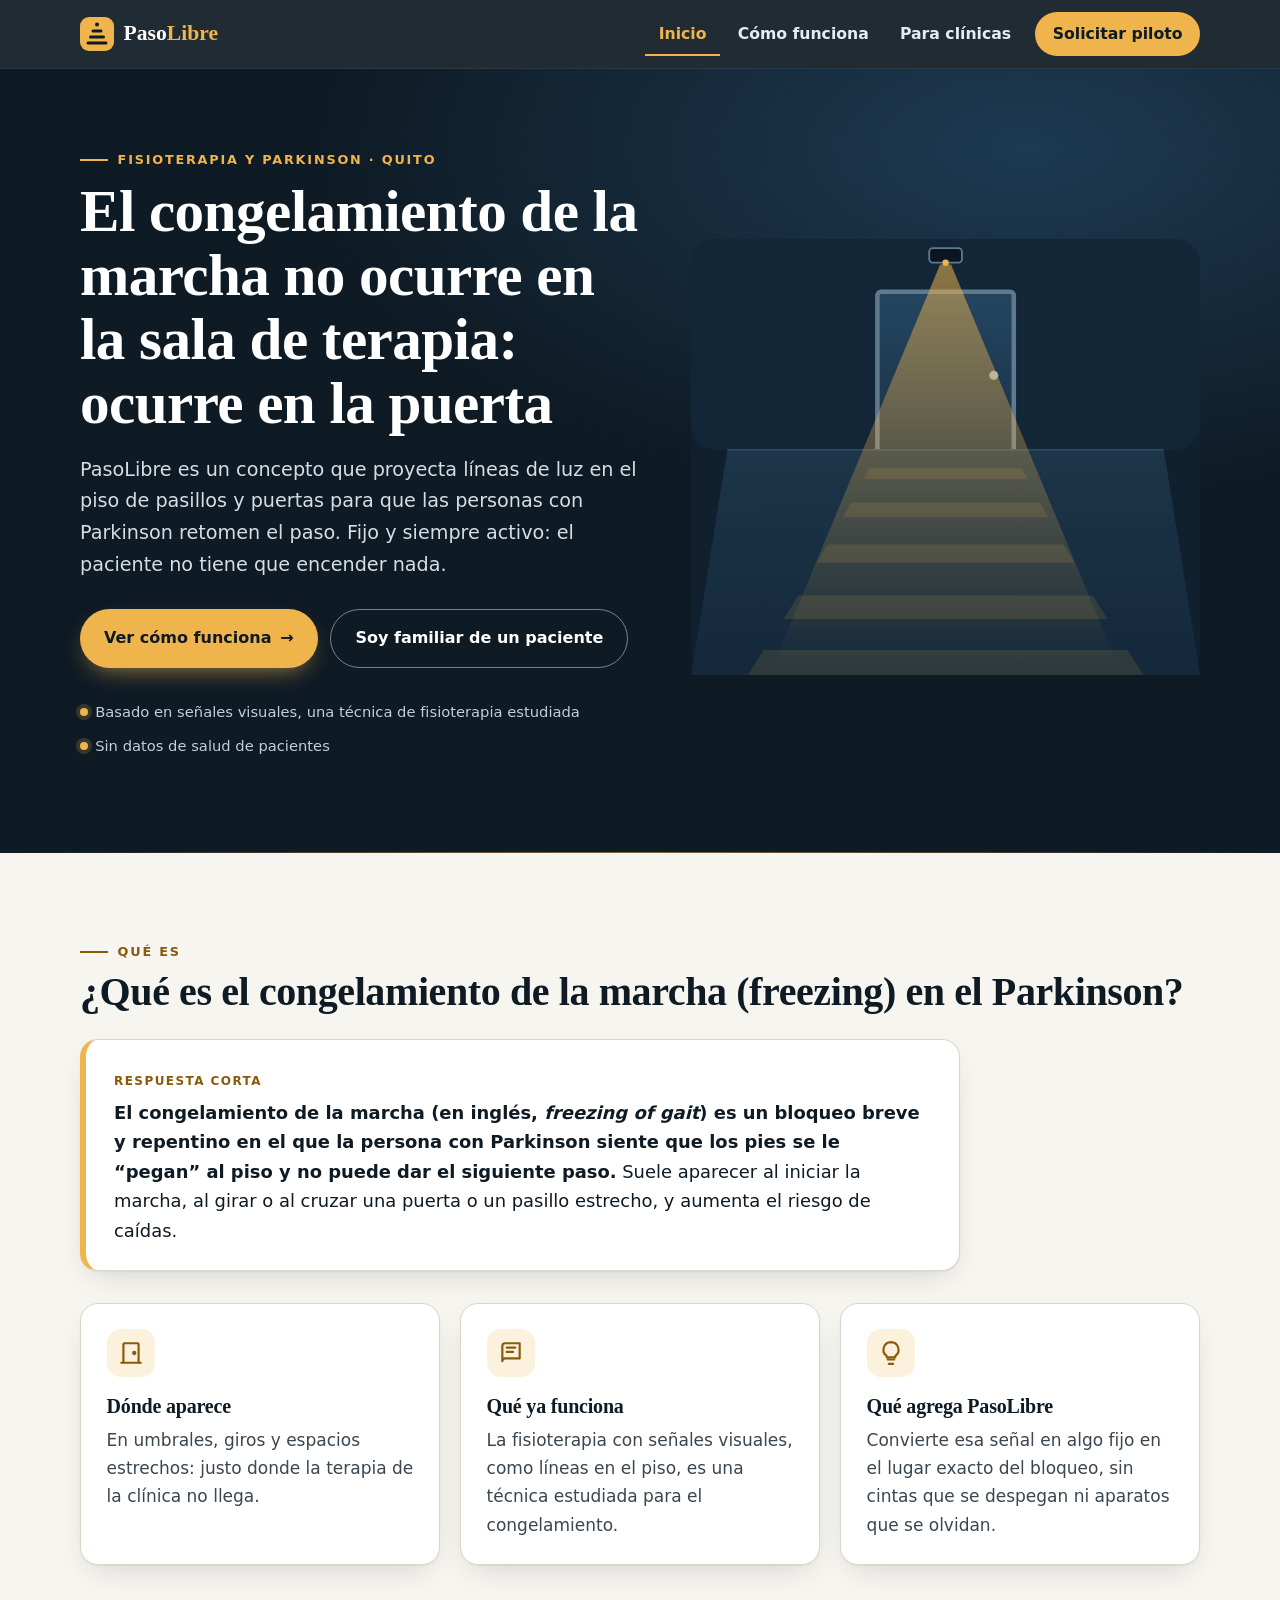
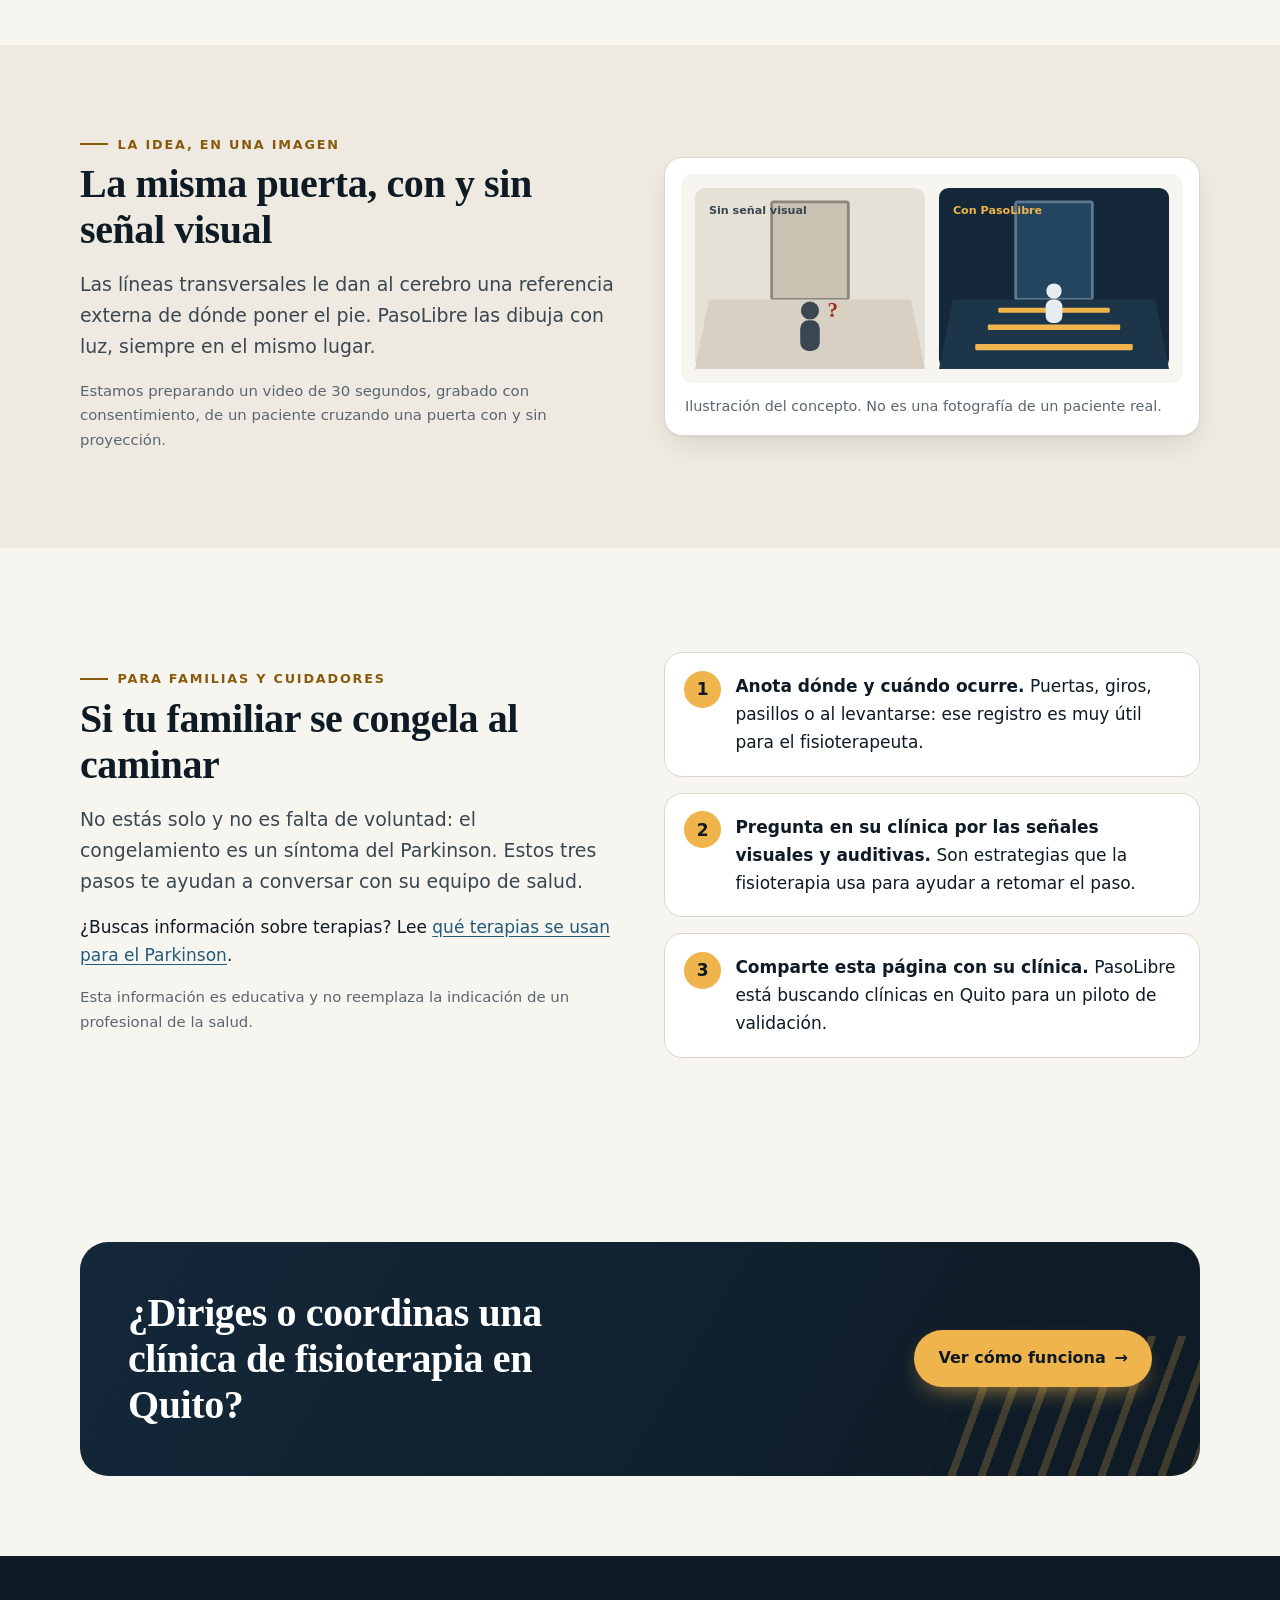
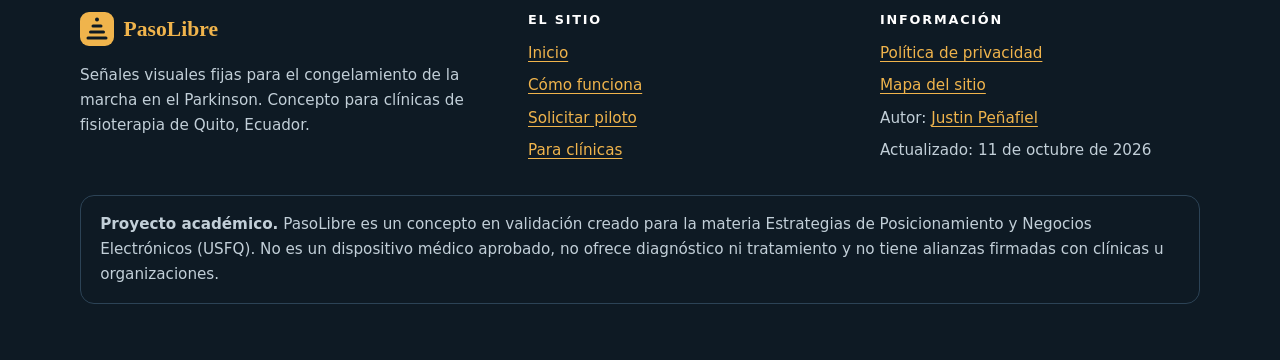
<file: index.html>
<!doctype html>
<html lang="es-EC">
<head>
<meta charset="utf-8">
<meta name="viewport" content="width=device-width, initial-scale=1">
<title>Congelamiento de la marcha en Parkinson (freezing) | PasoLibre</title>
<meta name="description" content="Qué es el congelamiento de la marcha (freezing) en el Parkinson y cómo PasoLibre proyecta líneas de luz en el piso para ayudar. Concepto para clínicas de Quito.">
<meta name="robots" content="index, follow">
<meta name="author" content="Justin Peñafiel">
<meta name="theme-color" content="#0E1A24">
<link rel="canonical" href="https://justinmate0.github.io/pasolibre/">
<meta property="og:url" content="https://justinmate0.github.io/pasolibre/">
<link rel="icon" href="favicon.svg" type="image/svg+xml">
<meta property="og:type" content="website">
<meta property="og:locale" content="es_EC">
<meta property="og:site_name" content="PasoLibre">
<meta property="og:title" content="Congelamiento de la marcha en Parkinson (freezing) | PasoLibre">
<meta property="og:description" content="Qué es el congelamiento de la marcha (freezing) en el Parkinson y cómo PasoLibre proyecta líneas de luz en el piso para ayudar. Concepto para clínicas de Quito.">
<meta name="twitter:card" content="summary">
<link rel="stylesheet" href="styles.css">
<script src="app.js" defer></script>
<script type="application/ld+json">{"@context": "https://schema.org", "@type": "Organization", "name": "PasoLibre", "url": "https://justinmate0.github.io/pasolibre/", "logo": "https://justinmate0.github.io/pasolibre/favicon.svg", "description": "Concepto académico de un sistema que proyecta señales visuales en el piso para ayudar a personas con Parkinson que se congelan al caminar.", "areaServed": {"@type": "City", "name": "Quito"}, "founder": {"@type": "Person", "name": "Justin Peñafiel", "url": "https://github.com/Justinmate0"}}</script>
<script type="application/ld+json">{"@context": "https://schema.org", "@type": "WebSite", "name": "PasoLibre", "url": "https://justinmate0.github.io/pasolibre/", "inLanguage": "es-EC"}</script>
</head>
<body>
<a class="skip" href="#contenido">Saltar al contenido</a>
<header class="site-h"><div class="wrap">
<a class="brand" href="index.html" aria-label="PasoLibre, ir al inicio"><svg width="34" height="34" viewBox="0 0 34 34" aria-hidden="true"><rect width="34" height="34" rx="9" fill="#F0B44C"/><path d="M8 26h18M10.5 20h13M13 14h8" stroke="#0E1A24" stroke-width="3" stroke-linecap="round"/><circle cx="17" cy="7.5" r="2" fill="#0E1A24"/></svg><span>Paso<b>Libre</b></span></a>
<button class="menu-btn" type="button" aria-expanded="false" aria-controls="menu">Menú</button>
<nav class="nav" id="menu" aria-label="Principal"><ul><li><a href="index.html" aria-current="page">Inicio</a></li><li><a href="como-funciona.html">Cómo funciona</a></li><li><a href="para-clinicas.html">Para clínicas</a></li><li class="cta"><a href="solicitar-piloto.html">Solicitar piloto</a></li></ul></nav>
</div></header>

<main id="contenido">

<section class="hero"><div class="wrap hero-grid">
<div>
<p class="eyebrow">Fisioterapia y Parkinson · Quito</p>
<h1>El congelamiento de la marcha no ocurre en la sala de terapia: ocurre en la puerta</h1>
<p class="sub">PasoLibre es un concepto que proyecta líneas de luz en el piso de pasillos y puertas para que las personas con Parkinson retomen el paso. Fijo y siempre activo: el paciente no tiene que encender nada.</p>
<div class="btns"><a class="btn" href="como-funciona.html">Ver cómo funciona <span class="arr" aria-hidden="true">→</span></a><a class="btn ghost" href="#familias">Soy familiar de un paciente</a></div>
<ul class="trust"><li>Basado en señales visuales, una técnica de fisioterapia estudiada</li><li>Sin datos de salud de pacientes</li></ul>
</div>
<div><svg class="hero-art" viewBox="0 0 560 480" width="560" height="480" role="img" aria-labelledby="ha-t">
<title id="ha-t">Animación: un proyector en el techo enciende, una por una, líneas de luz en el piso frente a una puerta, y aparecen las huellas de los pasos</title>
<defs>
<linearGradient id="g-cone" x1="0" y1="0" x2="0" y2="1"><stop offset="0" stop-color="#F0B44C" stop-opacity=".55"/><stop offset="1" stop-color="#F0B44C" stop-opacity="0"/></linearGradient>
<linearGradient id="g-floor" x1="0" y1="0" x2="0" y2="1"><stop offset="0" stop-color="#1C3549"/><stop offset="1" stop-color="#14283A"/></linearGradient>
<linearGradient id="g-door" x1="0" y1="0" x2="0" y2="1"><stop offset="0" stop-color="#244560"/><stop offset="1" stop-color="#1A3247"/></linearGradient>
</defs>
<rect x="0" y="0" width="560" height="480" rx="28" fill="#10202E"/>
<rect x="0" y="0" width="560" height="232" rx="28" fill="#132637"/>
<rect x="205" y="58" width="150" height="176" rx="4" fill="url(#g-door)" stroke="#5E7A8F" stroke-width="5"/>
<circle cx="333" cy="150" r="5" fill="#9FB3C2"/>
<polygon points="40,232 520,232 560,480 0,480" fill="url(#g-floor)"/>
<line x1="40" y1="232" x2="520" y2="232" stroke="#2B4A62" stroke-width="2"/>
<rect x="262" y="10" width="36" height="16" rx="4" fill="#0B1620" stroke="#5E7A8F" stroke-width="2"/>
<circle class="led" cx="280" cy="26" r="3.5" fill="#F0B44C"/>
<polygon class="cone" points="274,28 286,28 470,470 90,470" fill="url(#g-cone)"/>
<g fill="#F0B44C">
<polygon class="beam" points="196,252 364,252 370,264 190,264"/>
<polygon class="beam" points="176,290 384,290 393,306 167,306"/>
<polygon class="beam" points="150,336 410,336 422,356 138,356"/>
<polygon class="beam" points="118,392 442,392 458,418 102,418"/>
<polygon class="beam" points="80,452 480,452 498,480 62,480"/>
</g>
<g fill="#E6ECF0">
<ellipse class="step s4" cx="258" cy="440" rx="14" ry="7"/>
<ellipse class="step s3" cx="302" cy="376" rx="12" ry="6"/>
<ellipse class="step s2" cx="262" cy="322" rx="10" ry="5"/>
<ellipse class="step" cx="296" cy="276" rx="8" ry="4"/>
</g>
</svg></div>
</div></section>

<section><div class="wrap">
<p class="eyebrow rv">Qué es</p>
<h2 class="rv">¿Qué es el congelamiento de la marcha (freezing) en el Parkinson?</h2>
<div class="answer rv"><span class="tag">Respuesta corta</span><p style="margin:0"><strong>El congelamiento de la marcha (en inglés, <em>freezing of gait</em>) es un bloqueo breve y repentino en el que la persona con Parkinson siente que los pies se le “pegan” al piso y no puede dar el siguiente paso.</strong> Suele aparecer al iniciar la marcha, al girar o al cruzar una puerta o un pasillo estrecho, y aumenta el riesgo de caídas.</p></div>
<div class="grid">
<div class="card rv"><div class="ico" aria-hidden="true"><svg width="26" height="26" viewBox="0 0 24 24" fill="none" stroke="currentColor" stroke-width="2" stroke-linecap="round" stroke-linejoin="round"><path d="M5 21V4a1 1 0 0 1 1-1h12a1 1 0 0 1 1 1v17"/><path d="M3 21h18"/><circle cx="15" cy="12" r="1"/></svg></div><h3>Dónde aparece</h3><p>En umbrales, giros y espacios estrechos: justo donde la terapia de la clínica no llega.</p></div>
<div class="card rv d1"><div class="ico" aria-hidden="true"><svg width="26" height="26" viewBox="0 0 24 24" fill="none" stroke="currentColor" stroke-width="2" stroke-linecap="round" stroke-linejoin="round"><path d="M4 19.5A2.5 2.5 0 0 1 6.5 17H20V3H6.5A2.5 2.5 0 0 0 4 5.5z"/><path d="M8 7h8M8 11h6"/></svg></div><h3>Qué ya funciona</h3><p>La fisioterapia con señales visuales, como líneas en el piso, es una técnica estudiada para el congelamiento.</p></div>
<div class="card rv d2"><div class="ico" aria-hidden="true"><svg width="26" height="26" viewBox="0 0 24 24" fill="none" stroke="currentColor" stroke-width="2" stroke-linecap="round" stroke-linejoin="round"><path d="M9 18h6M10 22h4"/><path d="M12 2a7 7 0 0 0-4 12.7V16h8v-1.3A7 7 0 0 0 12 2z"/></svg></div><h3>Qué agrega PasoLibre</h3><p>Convierte esa señal en algo fijo en el lugar exacto del bloqueo, sin cintas que se despegan ni aparatos que se olvidan.</p></div>
</div>
</div></section>

<section class="tint"><div class="wrap split">
<div class="rv">
<p class="eyebrow">La idea, en una imagen</p>
<h2>La misma puerta, con y sin señal visual</h2>
<p class="lead">Las líneas transversales le dan al cerebro una referencia externa de dónde poner el pie. PasoLibre las dibuja con luz, siempre en el mismo lugar.</p>
<p class="note">Estamos preparando un video de 30 segundos, grabado con consentimiento, de un paciente cruzando una puerta con y sin proyección.</p>
</div>
<figure class="figure rv d1"><img src="lineas-proyectadas.svg" width="720" height="300" alt="Comparación: a la izquierda una persona con Parkinson se detiene frente a una puerta sin señales; a la derecha la misma puerta con líneas de luz proyectadas en el piso" loading="lazy"><figcaption>Ilustración del concepto. No es una fotografía de un paciente real.</figcaption></figure>
</div></section>

<section id="familias"><div class="wrap split">
<div class="rv">
<p class="eyebrow">Para familias y cuidadores</p>
<h2>Si tu familiar se congela al caminar</h2>
<p class="lead">No estás solo y no es falta de voluntad: el congelamiento es un síntoma del Parkinson. Estos tres pasos te ayudan a conversar con su equipo de salud.</p>
<p>¿Buscas información sobre terapias? Lee <a href="como-funciona.html#terapias">qué terapias se usan para el Parkinson</a>.</p>
<p class="note">Esta información es educativa y no reemplaza la indicación de un profesional de la salud.</p>
</div>
<ol class="steps rv d1">
<li><strong>Anota dónde y cuándo ocurre.</strong> Puertas, giros, pasillos o al levantarse: ese registro es muy útil para el fisioterapeuta.</li>
<li><strong>Pregunta en su clínica por las señales visuales y auditivas.</strong> Son estrategias que la fisioterapia usa para ayudar a retomar el paso.</li>
<li><strong>Comparte esta página con su clínica.</strong> PasoLibre está buscando clínicas en Quito para un piloto de validación.</li>
</ol>
</div></section>
<section><div class="wrap"><div class="cta-band rv"><h2>¿Diriges o coordinas una clínica de fisioterapia en Quito?</h2><a class="btn" href="como-funciona.html">Ver cómo funciona <span class="arr" aria-hidden="true">→</span></a></div></div></section>

</main>
<footer class="site-f"><div class="wrap">
<div class="f-grid">
<div><a class="brand" href="index.html"><svg width="34" height="34" viewBox="0 0 34 34" aria-hidden="true"><rect width="34" height="34" rx="9" fill="#F0B44C"/><path d="M8 26h18M10.5 20h13M13 14h8" stroke="#0E1A24" stroke-width="3" stroke-linecap="round"/><circle cx="17" cy="7.5" r="2" fill="#0E1A24"/></svg><span>Paso<b>Libre</b></span></a>
<p style="margin-top:1rem">Señales visuales fijas para el congelamiento de la marcha en el Parkinson. Concepto para clínicas de fisioterapia de Quito, Ecuador.</p></div>
<div><h3>El sitio</h3><ul><li><a href="index.html">Inicio</a></li><li><a href="como-funciona.html">Cómo funciona</a></li><li><a href="solicitar-piloto.html">Solicitar piloto</a></li><li><a href="para-clinicas.html">Para clínicas</a></li></ul></div>
<div><h3>Información</h3><ul><li><a href="privacidad.html">Política de privacidad</a></li><li><a href="sitemap.xml">Mapa del sitio</a></li><li>Autor: <a href="https://github.com/Justinmate0" rel="author">Justin Peñafiel</a></li><li>Actualizado: <time datetime="2026-10-11">11 de octubre de 2026</time></li></ul></div>
</div>
<p class="disclaimer"><strong>Proyecto académico.</strong> PasoLibre es un concepto en validación creado para la materia Estrategias de Posicionamiento y Negocios Electrónicos (USFQ). No es un dispositivo médico aprobado, no ofrece diagnóstico ni tratamiento y no tiene alianzas firmadas con clínicas u organizaciones.</p>
</div></footer>
</body>
</html>
</file>
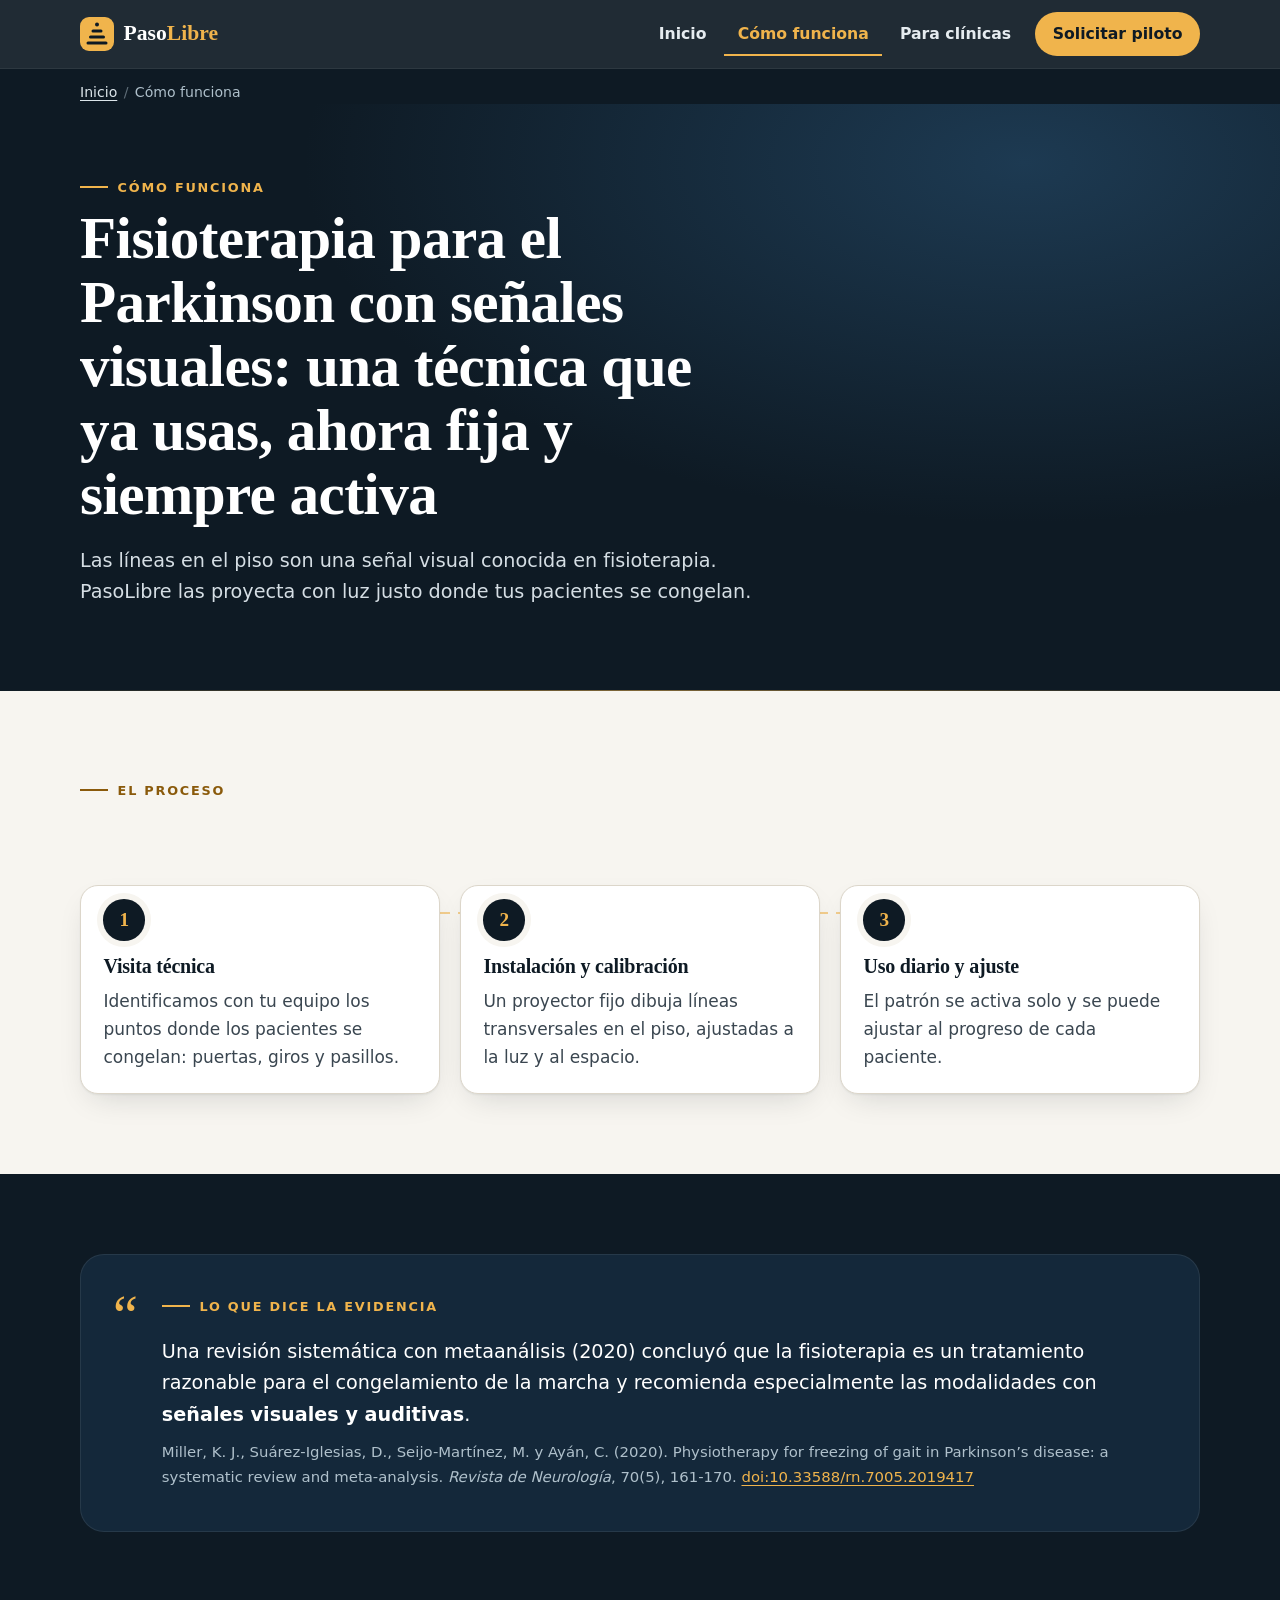
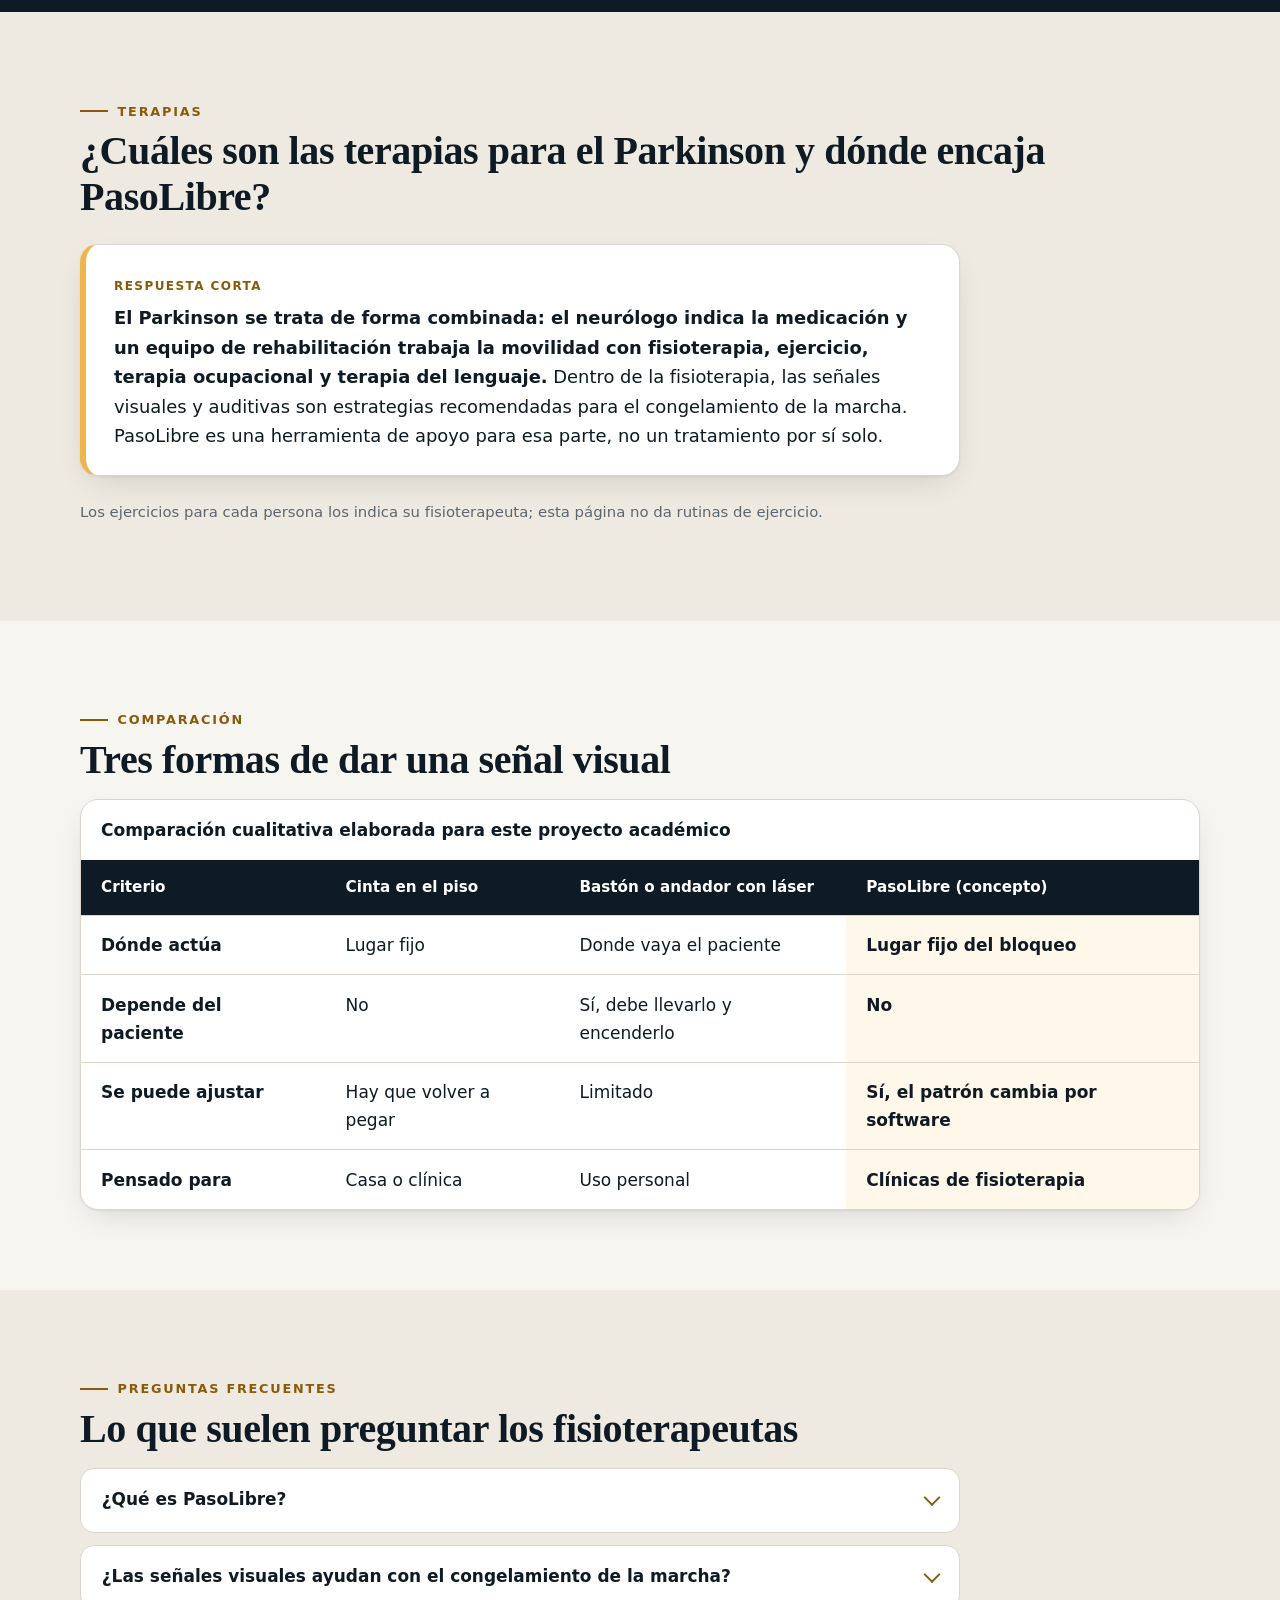
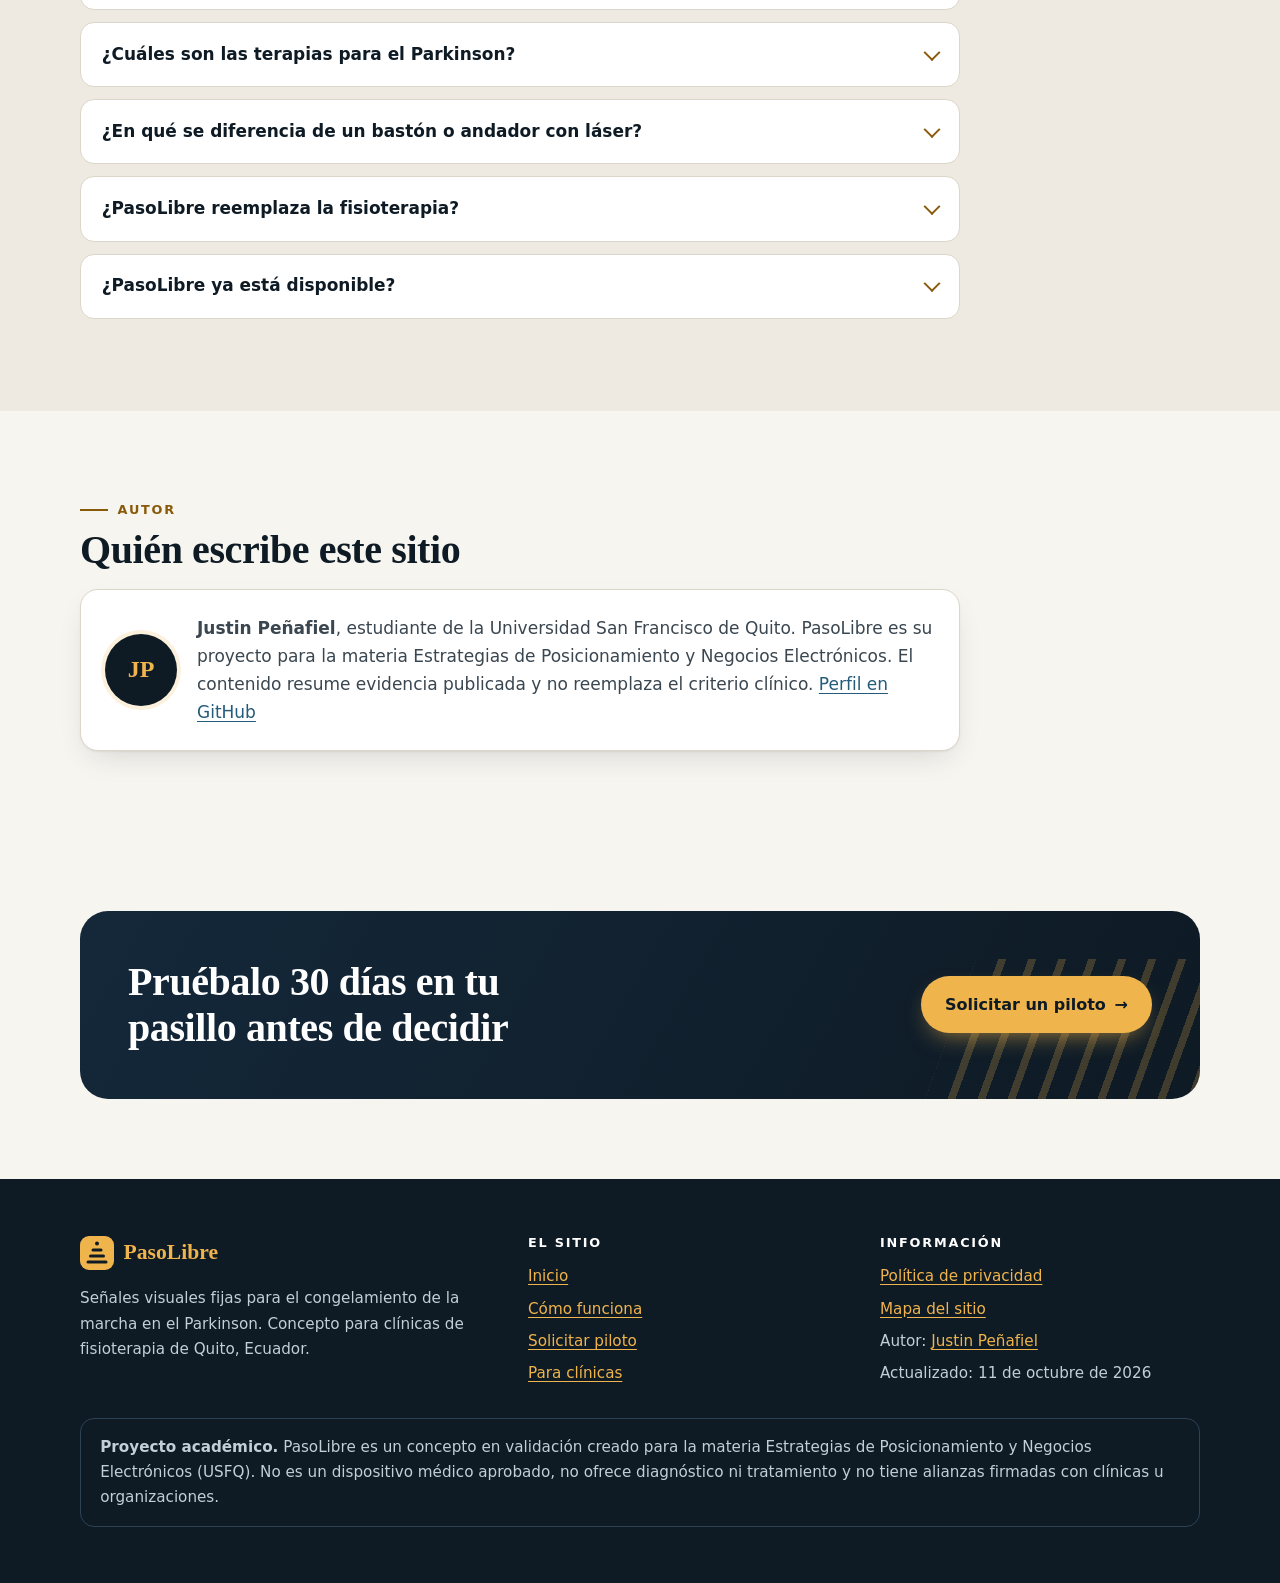
<file: como-funciona.html>
<!doctype html>
<html lang="es-EC">
<head>
<meta charset="utf-8">
<meta name="viewport" content="width=device-width, initial-scale=1">
<title>Fisioterapia para el Parkinson con señales visuales | PasoLibre</title>
<meta name="description" content="Qué terapias se usan para el Parkinson, qué dice la evidencia sobre fisioterapia con señales visuales y cómo PasoLibre las fija en el piso de la clínica.">
<meta name="robots" content="index, follow">
<meta name="author" content="Justin Peñafiel">
<meta name="theme-color" content="#0E1A24">
<link rel="canonical" href="https://justinmate0.github.io/pasolibre/como-funciona.html">
<meta property="og:url" content="https://justinmate0.github.io/pasolibre/como-funciona.html">
<link rel="icon" href="favicon.svg" type="image/svg+xml">
<meta property="og:type" content="website">
<meta property="og:locale" content="es_EC">
<meta property="og:site_name" content="PasoLibre">
<meta property="og:title" content="Fisioterapia para el Parkinson con señales visuales | PasoLibre">
<meta property="og:description" content="Qué terapias se usan para el Parkinson, qué dice la evidencia sobre fisioterapia con señales visuales y cómo PasoLibre las fija en el piso de la clínica.">
<meta name="twitter:card" content="summary">
<link rel="stylesheet" href="styles.css">
<script src="app.js" defer></script>
<script type="application/ld+json">{"@context": "https://schema.org", "@type": "FAQPage", "mainEntity": [{"@type": "Question", "name": "¿Qué es PasoLibre?", "acceptedAnswer": {"@type": "Answer", "text": "PasoLibre es un concepto de sistema de proyección que dibuja líneas de luz en el piso de pasillos y puertas de una clínica para ayudar a las personas con Parkinson que se congelan al caminar. Se instala fijo en el lugar donde ocurre el bloqueo, por lo que el paciente no tiene que encender ni llevar nada."}}, {"@type": "Question", "name": "¿Las señales visuales ayudan con el congelamiento de la marcha?", "acceptedAnswer": {"@type": "Answer", "text": "Sí, las señales visuales son una estrategia de fisioterapia estudiada para el congelamiento de la marcha. Una revisión sistemática con metaanálisis publicada en 2020 en la Revista de Neurología (Miller y colaboradores) concluyó que la fisioterapia es un tratamiento razonable para el congelamiento y recomienda especialmente las modalidades con señales visuales y auditivas."}}, {"@type": "Question", "name": "¿Cuáles son las terapias para el Parkinson?", "acceptedAnswer": {"@type": "Answer", "text": "El Parkinson se trata de forma combinada: medicación indicada por el neurólogo y rehabilitación con fisioterapia, ejercicio, terapia ocupacional y terapia del lenguaje. Para el congelamiento de la marcha, la fisioterapia con señales visuales y auditivas es una de las estrategias recomendadas."}}, {"@type": "Question", "name": "¿En qué se diferencia de un bastón o andador con láser?", "acceptedAnswer": {"@type": "Answer", "text": "La diferencia es que PasoLibre está fijo en el lugar del bloqueo y siempre activo, mientras que un bastón o andador con láser depende de que el paciente lo lleve y lo encienda. Ambos usan el mismo principio de la señal visual; PasoLibre se piensa para los puntos críticos de una clínica."}}, {"@type": "Question", "name": "¿PasoLibre reemplaza la fisioterapia?", "acceptedAnswer": {"@type": "Answer", "text": "No, PasoLibre no reemplaza la fisioterapia ni la indicación médica. Es una herramienta de apoyo que el equipo de fisioterapia usa dentro de su plan de tratamiento."}}, {"@type": "Question", "name": "¿PasoLibre ya está disponible?", "acceptedAnswer": {"@type": "Answer", "text": "No todavía: PasoLibre es un concepto académico en fase de validación. El siguiente paso es un piloto de 30 días con una clínica de Quito para medir si funciona en condiciones reales."}}]}</script>
<script type="application/ld+json">{"@context": "https://schema.org", "@type": "Article", "headline": "Fisioterapia para el Parkinson con señales visuales: cómo funciona PasoLibre", "author": {"@type": "Person", "name": "Justin Peñafiel", "url": "https://github.com/Justinmate0"}, "datePublished": "2026-10-11", "dateModified": "2026-10-11", "inLanguage": "es-EC", "mainEntityOfPage": "https://justinmate0.github.io/pasolibre/como-funciona.html", "publisher": {"@type": "Organization", "name": "PasoLibre"}, "citation": "https://doi.org/10.33588/rn.7005.2019417"}</script>
<script type="application/ld+json">{"@context": "https://schema.org", "@type": "BreadcrumbList", "itemListElement": [{"@type": "ListItem", "position": 1, "name": "Inicio", "item": "https://justinmate0.github.io/pasolibre/"}, {"@type": "ListItem", "position": 2, "name": "Cómo funciona", "item": "https://justinmate0.github.io/pasolibre/como-funciona.html"}]}</script>
</head>
<body>
<a class="skip" href="#contenido">Saltar al contenido</a>
<header class="site-h"><div class="wrap">
<a class="brand" href="index.html" aria-label="PasoLibre, ir al inicio"><svg width="34" height="34" viewBox="0 0 34 34" aria-hidden="true"><rect width="34" height="34" rx="9" fill="#F0B44C"/><path d="M8 26h18M10.5 20h13M13 14h8" stroke="#0E1A24" stroke-width="3" stroke-linecap="round"/><circle cx="17" cy="7.5" r="2" fill="#0E1A24"/></svg><span>Paso<b>Libre</b></span></a>
<button class="menu-btn" type="button" aria-expanded="false" aria-controls="menu">Menú</button>
<nav class="nav" id="menu" aria-label="Principal"><ul><li><a href="index.html">Inicio</a></li><li><a href="como-funciona.html" aria-current="page">Cómo funciona</a></li><li><a href="para-clinicas.html">Para clínicas</a></li><li class="cta"><a href="solicitar-piloto.html">Solicitar piloto</a></li></ul></nav>
</div></header>
<nav class="crumbs" aria-label="Ruta de navegación"><div class="wrap"><ol><li><a href="index.html">Inicio</a></li><li aria-current="page">Cómo funciona</li></ol></div></nav>
<main id="contenido">

<section class="hero small"><div class="wrap">
<p class="eyebrow">Cómo funciona</p>
<h1>Fisioterapia para el Parkinson con señales visuales: una técnica que ya usas, ahora fija y siempre activa</h1>
<p class="sub">Las líneas en el piso son una señal visual conocida en fisioterapia. PasoLibre las proyecta con luz justo donde tus pacientes se congelan.</p>
</div></section>

<section><div class="wrap">
<p class="eyebrow rv">El proceso</p>
<h2 class="rv">Cómo funciona, en tres pasos</h2>
<ol class="timeline">
<li class="rv"><h3>Visita técnica</h3><p>Identificamos con tu equipo los puntos donde los pacientes se congelan: puertas, giros y pasillos.</p></li>
<li class="rv d1"><h3>Instalación y calibración</h3><p>Un proyector fijo dibuja líneas transversales en el piso, ajustadas a la luz y al espacio.</p></li>
<li class="rv d2"><h3>Uso diario y ajuste</h3><p>El patrón se activa solo y se puede ajustar al progreso de cada paciente.</p></li>
</ol>
</div></section>

<section class="dark"><div class="wrap">
<div class="evidence rv">
<div class="big" aria-hidden="true">“</div>
<div><p class="eyebrow">Lo que dice la evidencia</p>
<p style="font-size:1.2rem;color:#fff;margin-top:.6rem">Una revisión sistemática con metaanálisis (2020) concluyó que la fisioterapia es un tratamiento razonable para el congelamiento de la marcha y recomienda especialmente las modalidades con <strong>señales visuales y auditivas</strong>.</p>
<p class="note">Miller, K. J., Suárez-Iglesias, D., Seijo-Martínez, M. y Ayán, C. (2020). Physiotherapy for freezing of gait in Parkinson’s disease: a systematic review and meta-analysis. <cite>Revista de Neurología</cite>, 70(5), 161-170. <a href="https://doi.org/10.33588/rn.7005.2019417" rel="noopener">doi:10.33588/rn.7005.2019417</a></p></div>
</div>
</div></section>

<section id="terapias" class="tint"><div class="wrap">
<p class="eyebrow rv">Terapias</p>
<h2 class="rv">¿Cuáles son las terapias para el Parkinson y dónde encaja PasoLibre?</h2>
<div class="answer rv"><span class="tag">Respuesta corta</span><p style="margin:0"><strong>El Parkinson se trata de forma combinada: el neurólogo indica la medicación y un equipo de rehabilitación trabaja la movilidad con fisioterapia, ejercicio, terapia ocupacional y terapia del lenguaje.</strong> Dentro de la fisioterapia, las señales visuales y auditivas son estrategias recomendadas para el congelamiento de la marcha. PasoLibre es una herramienta de apoyo para esa parte, no un tratamiento por sí solo.</p></div>
<p class="note rv">Los ejercicios para cada persona los indica su fisioterapeuta; esta página no da rutinas de ejercicio.</p>
</div></section>

<section><div class="wrap">
<p class="eyebrow rv">Comparación</p>
<h2 class="rv">Tres formas de dar una señal visual</h2>
<div class="table-wrap rv"><table>
<caption>Comparación cualitativa elaborada para este proyecto académico</caption>
<thead><tr><th scope="col">Criterio</th><th scope="col">Cinta en el piso</th><th scope="col">Bastón o andador con láser</th><th scope="col">PasoLibre (concepto)</th></tr></thead>
<tbody>
<tr><th scope="row">Dónde actúa</th><td>Lugar fijo</td><td>Donde vaya el paciente</td><td class="us">Lugar fijo del bloqueo</td></tr>
<tr><th scope="row">Depende del paciente</th><td>No</td><td>Sí, debe llevarlo y encenderlo</td><td class="us">No</td></tr>
<tr><th scope="row">Se puede ajustar</th><td>Hay que volver a pegar</td><td>Limitado</td><td class="us">Sí, el patrón cambia por software</td></tr>
<tr><th scope="row">Pensado para</th><td>Casa o clínica</td><td>Uso personal</td><td class="us">Clínicas de fisioterapia</td></tr>
</tbody></table></div>
</div></section>

<section class="tint"><div class="wrap">
<p class="eyebrow rv">Preguntas frecuentes</p>
<h2 class="rv">Lo que suelen preguntar los fisioterapeutas</h2>
<div class="faq rv"><details><summary>¿Qué es PasoLibre?</summary><p>PasoLibre es un concepto de sistema de proyección que dibuja líneas de luz en el piso de pasillos y puertas de una clínica para ayudar a las personas con Parkinson que se congelan al caminar. Se instala fijo en el lugar donde ocurre el bloqueo, por lo que el paciente no tiene que encender ni llevar nada.</p></details><details><summary>¿Las señales visuales ayudan con el congelamiento de la marcha?</summary><p>Sí, las señales visuales son una estrategia de fisioterapia estudiada para el congelamiento de la marcha. Una revisión sistemática con metaanálisis publicada en 2020 en la Revista de Neurología (Miller y colaboradores) concluyó que la fisioterapia es un tratamiento razonable para el congelamiento y recomienda especialmente las modalidades con señales visuales y auditivas.</p></details><details><summary>¿Cuáles son las terapias para el Parkinson?</summary><p>El Parkinson se trata de forma combinada: medicación indicada por el neurólogo y rehabilitación con fisioterapia, ejercicio, terapia ocupacional y terapia del lenguaje. Para el congelamiento de la marcha, la fisioterapia con señales visuales y auditivas es una de las estrategias recomendadas.</p></details><details><summary>¿En qué se diferencia de un bastón o andador con láser?</summary><p>La diferencia es que PasoLibre está fijo en el lugar del bloqueo y siempre activo, mientras que un bastón o andador con láser depende de que el paciente lo lleve y lo encienda. Ambos usan el mismo principio de la señal visual; PasoLibre se piensa para los puntos críticos de una clínica.</p></details><details><summary>¿PasoLibre reemplaza la fisioterapia?</summary><p>No, PasoLibre no reemplaza la fisioterapia ni la indicación médica. Es una herramienta de apoyo que el equipo de fisioterapia usa dentro de su plan de tratamiento.</p></details><details><summary>¿PasoLibre ya está disponible?</summary><p>No todavía: PasoLibre es un concepto académico en fase de validación. El siguiente paso es un piloto de 30 días con una clínica de Quito para medir si funciona en condiciones reales.</p></details></div>
</div></section>

<section><div class="wrap">
<p class="eyebrow rv">Autor</p>
<h2 class="rv">Quién escribe este sitio</h2>
<div class="author rv"><div class="avatar" aria-hidden="true">JP</div>
<p><strong>Justin Peñafiel</strong>, estudiante de la Universidad San Francisco de Quito. PasoLibre es su proyecto para la materia Estrategias de Posicionamiento y Negocios Electrónicos. El contenido resume evidencia publicada y no reemplaza el criterio clínico. <a href="https://github.com/Justinmate0" rel="author">Perfil en GitHub</a></p></div>
</div></section>
<section><div class="wrap"><div class="cta-band rv"><h2>Pruébalo 30 días en tu pasillo antes de decidir</h2><a class="btn" href="solicitar-piloto.html">Solicitar un piloto <span class="arr" aria-hidden="true">→</span></a></div></div></section>

</main>
<footer class="site-f"><div class="wrap">
<div class="f-grid">
<div><a class="brand" href="index.html"><svg width="34" height="34" viewBox="0 0 34 34" aria-hidden="true"><rect width="34" height="34" rx="9" fill="#F0B44C"/><path d="M8 26h18M10.5 20h13M13 14h8" stroke="#0E1A24" stroke-width="3" stroke-linecap="round"/><circle cx="17" cy="7.5" r="2" fill="#0E1A24"/></svg><span>Paso<b>Libre</b></span></a>
<p style="margin-top:1rem">Señales visuales fijas para el congelamiento de la marcha en el Parkinson. Concepto para clínicas de fisioterapia de Quito, Ecuador.</p></div>
<div><h3>El sitio</h3><ul><li><a href="index.html">Inicio</a></li><li><a href="como-funciona.html">Cómo funciona</a></li><li><a href="solicitar-piloto.html">Solicitar piloto</a></li><li><a href="para-clinicas.html">Para clínicas</a></li></ul></div>
<div><h3>Información</h3><ul><li><a href="privacidad.html">Política de privacidad</a></li><li><a href="sitemap.xml">Mapa del sitio</a></li><li>Autor: <a href="https://github.com/Justinmate0" rel="author">Justin Peñafiel</a></li><li>Actualizado: <time datetime="2026-10-11">11 de octubre de 2026</time></li></ul></div>
</div>
<p class="disclaimer"><strong>Proyecto académico.</strong> PasoLibre es un concepto en validación creado para la materia Estrategias de Posicionamiento y Negocios Electrónicos (USFQ). No es un dispositivo médico aprobado, no ofrece diagnóstico ni tratamiento y no tiene alianzas firmadas con clínicas u organizaciones.</p>
</div></footer>
</body>
</html>
</file>
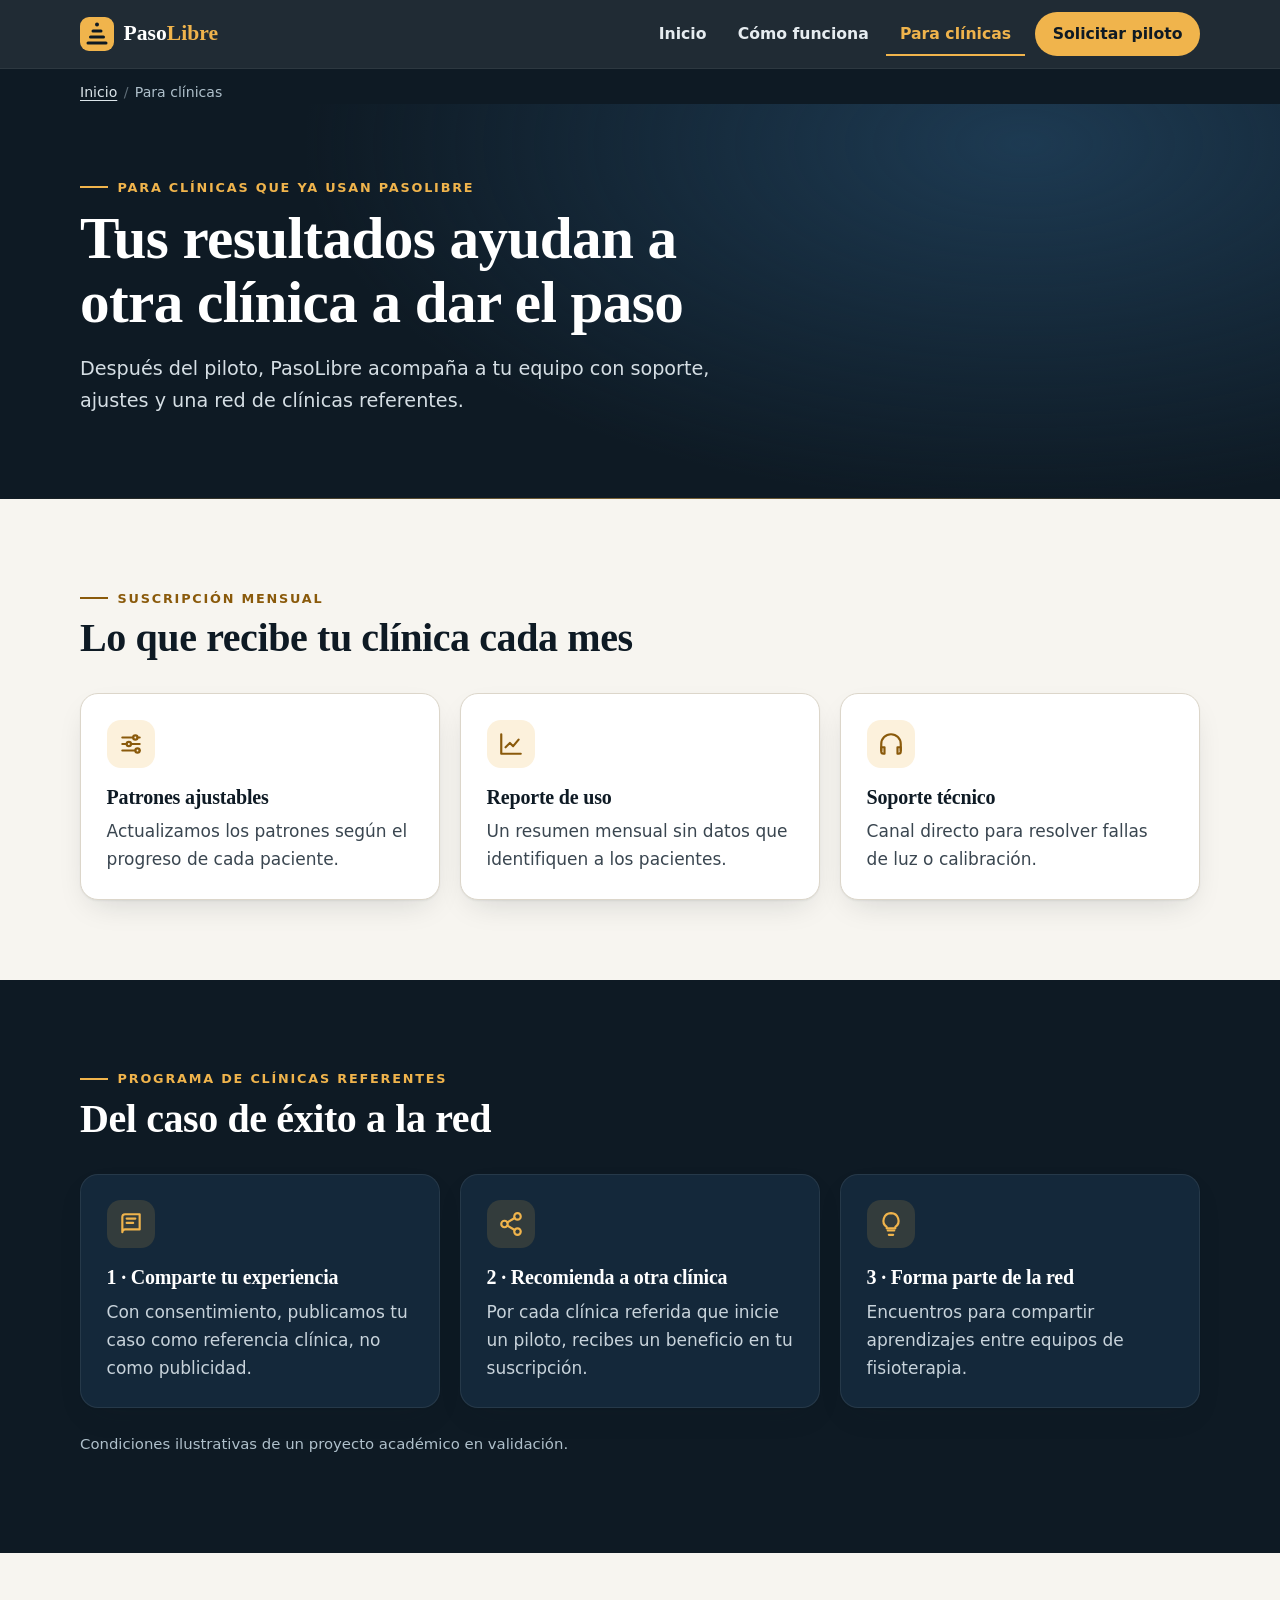
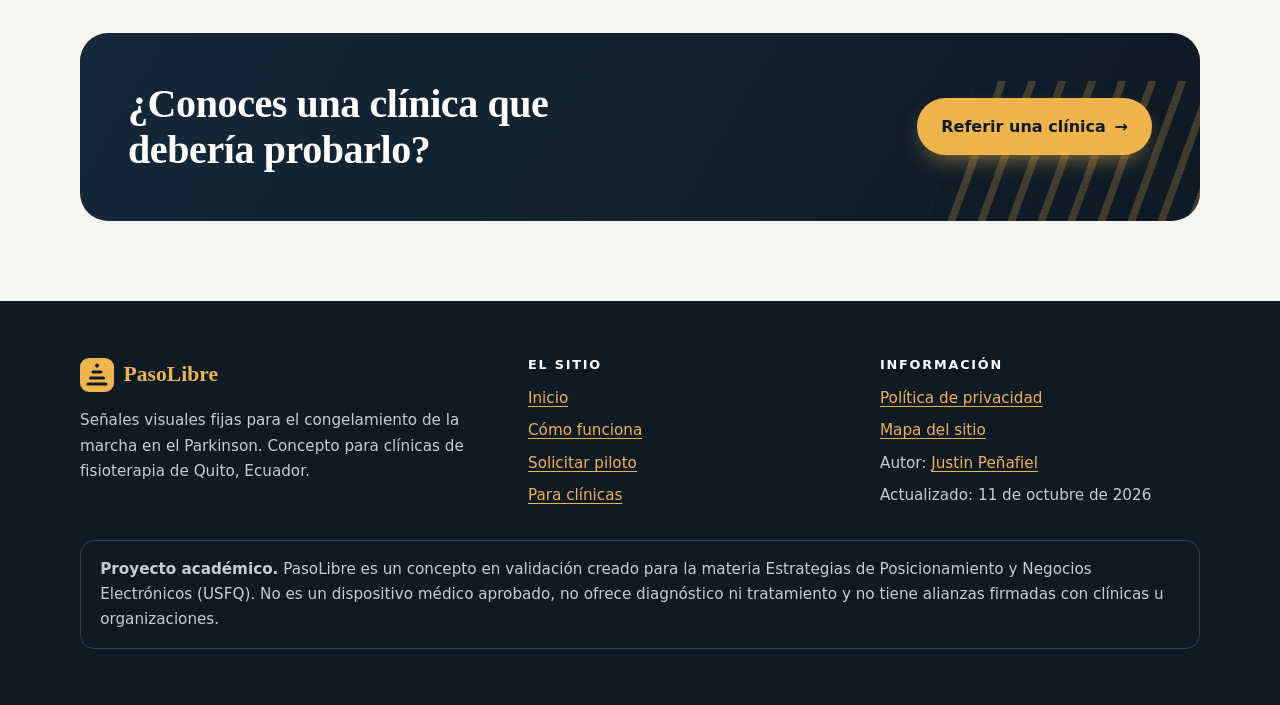
<file: para-clinicas.html>
<!doctype html>
<html lang="es-EC">
<head>
<meta charset="utf-8">
<meta name="viewport" content="width=device-width, initial-scale=1">
<title>Para clínicas | Soporte y red de clínicas referentes | PasoLibre</title>
<meta name="description" content="Qué recibe una clínica que usa PasoLibre: patrones ajustables, reportes sin datos de pacientes, soporte técnico y un programa de clínicas referentes.">
<meta name="robots" content="index, follow">
<meta name="author" content="Justin Peñafiel">
<meta name="theme-color" content="#0E1A24">
<link rel="canonical" href="https://justinmate0.github.io/pasolibre/para-clinicas.html">
<meta property="og:url" content="https://justinmate0.github.io/pasolibre/para-clinicas.html">
<link rel="icon" href="favicon.svg" type="image/svg+xml">
<meta property="og:type" content="website">
<meta property="og:locale" content="es_EC">
<meta property="og:site_name" content="PasoLibre">
<meta property="og:title" content="Para clínicas | Soporte y red de clínicas referentes | PasoLibre">
<meta property="og:description" content="Qué recibe una clínica que usa PasoLibre: patrones ajustables, reportes sin datos de pacientes, soporte técnico y un programa de clínicas referentes.">
<meta name="twitter:card" content="summary">
<link rel="stylesheet" href="styles.css">
<script src="app.js" defer></script>
<script type="application/ld+json">{"@context": "https://schema.org", "@type": "BreadcrumbList", "itemListElement": [{"@type": "ListItem", "position": 1, "name": "Inicio", "item": "https://justinmate0.github.io/pasolibre/"}, {"@type": "ListItem", "position": 2, "name": "Para clínicas", "item": "https://justinmate0.github.io/pasolibre/para-clinicas.html"}]}</script>
</head>
<body>
<a class="skip" href="#contenido">Saltar al contenido</a>
<header class="site-h"><div class="wrap">
<a class="brand" href="index.html" aria-label="PasoLibre, ir al inicio"><svg width="34" height="34" viewBox="0 0 34 34" aria-hidden="true"><rect width="34" height="34" rx="9" fill="#F0B44C"/><path d="M8 26h18M10.5 20h13M13 14h8" stroke="#0E1A24" stroke-width="3" stroke-linecap="round"/><circle cx="17" cy="7.5" r="2" fill="#0E1A24"/></svg><span>Paso<b>Libre</b></span></a>
<button class="menu-btn" type="button" aria-expanded="false" aria-controls="menu">Menú</button>
<nav class="nav" id="menu" aria-label="Principal"><ul><li><a href="index.html">Inicio</a></li><li><a href="como-funciona.html">Cómo funciona</a></li><li><a href="para-clinicas.html" aria-current="page">Para clínicas</a></li><li class="cta"><a href="solicitar-piloto.html">Solicitar piloto</a></li></ul></nav>
</div></header>
<nav class="crumbs" aria-label="Ruta de navegación"><div class="wrap"><ol><li><a href="index.html">Inicio</a></li><li aria-current="page">Para clínicas</li></ol></div></nav>
<main id="contenido">

<section class="hero small"><div class="wrap">
<p class="eyebrow">Para clínicas que ya usan PasoLibre</p>
<h1>Tus resultados ayudan a otra clínica a dar el paso</h1>
<p class="sub">Después del piloto, PasoLibre acompaña a tu equipo con soporte, ajustes y una red de clínicas referentes.</p>
</div></section>

<section><div class="wrap">
<p class="eyebrow rv">Suscripción mensual</p>
<h2 class="rv">Lo que recibe tu clínica cada mes</h2>
<div class="grid">
<div class="card rv"><div class="ico" aria-hidden="true"><svg width="26" height="26" viewBox="0 0 24 24" fill="none" stroke="currentColor" stroke-width="2" stroke-linecap="round" stroke-linejoin="round"><path d="M4 6h10M18 6h2M4 12h4M12 12h8M4 18h12M20 18h0"/><circle cx="16" cy="6" r="2"/><circle cx="10" cy="12" r="2"/><circle cx="18" cy="18" r="2"/></svg></div><h3>Patrones ajustables</h3><p>Actualizamos los patrones según el progreso de cada paciente.</p></div>
<div class="card rv d1"><div class="ico" aria-hidden="true"><svg width="26" height="26" viewBox="0 0 24 24" fill="none" stroke="currentColor" stroke-width="2" stroke-linecap="round" stroke-linejoin="round"><path d="M3 3v18h18"/><path d="M7 15l4-4 3 3 5-6"/></svg></div><h3>Reporte de uso</h3><p>Un resumen mensual sin datos que identifiquen a los pacientes.</p></div>
<div class="card rv d2"><div class="ico" aria-hidden="true"><svg width="26" height="26" viewBox="0 0 24 24" fill="none" stroke="currentColor" stroke-width="2" stroke-linecap="round" stroke-linejoin="round"><path d="M3 18v-6a9 9 0 0 1 18 0v6"/><path d="M21 19a2 2 0 0 1-2 2h-1v-6h3zM3 19a2 2 0 0 0 2 2h1v-6H3z"/></svg></div><h3>Soporte técnico</h3><p>Canal directo para resolver fallas de luz o calibración.</p></div>
</div>
</div></section>

<section class="dark"><div class="wrap">
<p class="eyebrow rv">Programa de clínicas referentes</p>
<h2 class="rv">Del caso de éxito a la red</h2>
<div class="cycle">
<div class="card rv"><div class="ico" aria-hidden="true"><svg width="26" height="26" viewBox="0 0 24 24" fill="none" stroke="currentColor" stroke-width="2" stroke-linecap="round" stroke-linejoin="round"><path d="M4 19.5A2.5 2.5 0 0 1 6.5 17H20V3H6.5A2.5 2.5 0 0 0 4 5.5z"/><path d="M8 7h8M8 11h6"/></svg></div><h3>1 · Comparte tu experiencia</h3><p>Con consentimiento, publicamos tu caso como referencia clínica, no como publicidad.</p></div>
<div class="card rv d1"><div class="ico" aria-hidden="true"><svg width="26" height="26" viewBox="0 0 24 24" fill="none" stroke="currentColor" stroke-width="2" stroke-linecap="round" stroke-linejoin="round"><circle cx="18" cy="5" r="3"/><circle cx="6" cy="12" r="3"/><circle cx="18" cy="19" r="3"/><path d="M8.6 13.5l6.8 4M15.4 6.5l-6.8 4"/></svg></div><h3>2 · Recomienda a otra clínica</h3><p>Por cada clínica referida que inicie un piloto, recibes un beneficio en tu suscripción.</p></div>
<div class="card rv d2"><div class="ico" aria-hidden="true"><svg width="26" height="26" viewBox="0 0 24 24" fill="none" stroke="currentColor" stroke-width="2" stroke-linecap="round" stroke-linejoin="round"><path d="M9 18h6M10 22h4"/><path d="M12 2a7 7 0 0 0-4 12.7V16h8v-1.3A7 7 0 0 0 12 2z"/></svg></div><h3>3 · Forma parte de la red</h3><p>Encuentros para compartir aprendizajes entre equipos de fisioterapia.</p></div>
</div>
<p class="note rv" style="margin-top:1.5rem">Condiciones ilustrativas de un proyecto académico en validación.</p>
</div></section>
<section><div class="wrap"><div class="cta-band rv"><h2>¿Conoces una clínica que debería probarlo?</h2><a class="btn" href="solicitar-piloto.html">Referir una clínica <span class="arr" aria-hidden="true">→</span></a></div></div></section>

</main>
<footer class="site-f"><div class="wrap">
<div class="f-grid">
<div><a class="brand" href="index.html"><svg width="34" height="34" viewBox="0 0 34 34" aria-hidden="true"><rect width="34" height="34" rx="9" fill="#F0B44C"/><path d="M8 26h18M10.5 20h13M13 14h8" stroke="#0E1A24" stroke-width="3" stroke-linecap="round"/><circle cx="17" cy="7.5" r="2" fill="#0E1A24"/></svg><span>Paso<b>Libre</b></span></a>
<p style="margin-top:1rem">Señales visuales fijas para el congelamiento de la marcha en el Parkinson. Concepto para clínicas de fisioterapia de Quito, Ecuador.</p></div>
<div><h3>El sitio</h3><ul><li><a href="index.html">Inicio</a></li><li><a href="como-funciona.html">Cómo funciona</a></li><li><a href="solicitar-piloto.html">Solicitar piloto</a></li><li><a href="para-clinicas.html">Para clínicas</a></li></ul></div>
<div><h3>Información</h3><ul><li><a href="privacidad.html">Política de privacidad</a></li><li><a href="sitemap.xml">Mapa del sitio</a></li><li>Autor: <a href="https://github.com/Justinmate0" rel="author">Justin Peñafiel</a></li><li>Actualizado: <time datetime="2026-10-11">11 de octubre de 2026</time></li></ul></div>
</div>
<p class="disclaimer"><strong>Proyecto académico.</strong> PasoLibre es un concepto en validación creado para la materia Estrategias de Posicionamiento y Negocios Electrónicos (USFQ). No es un dispositivo médico aprobado, no ofrece diagnóstico ni tratamiento y no tiene alianzas firmadas con clínicas u organizaciones.</p>
</div></footer>
</body>
</html>
</file>
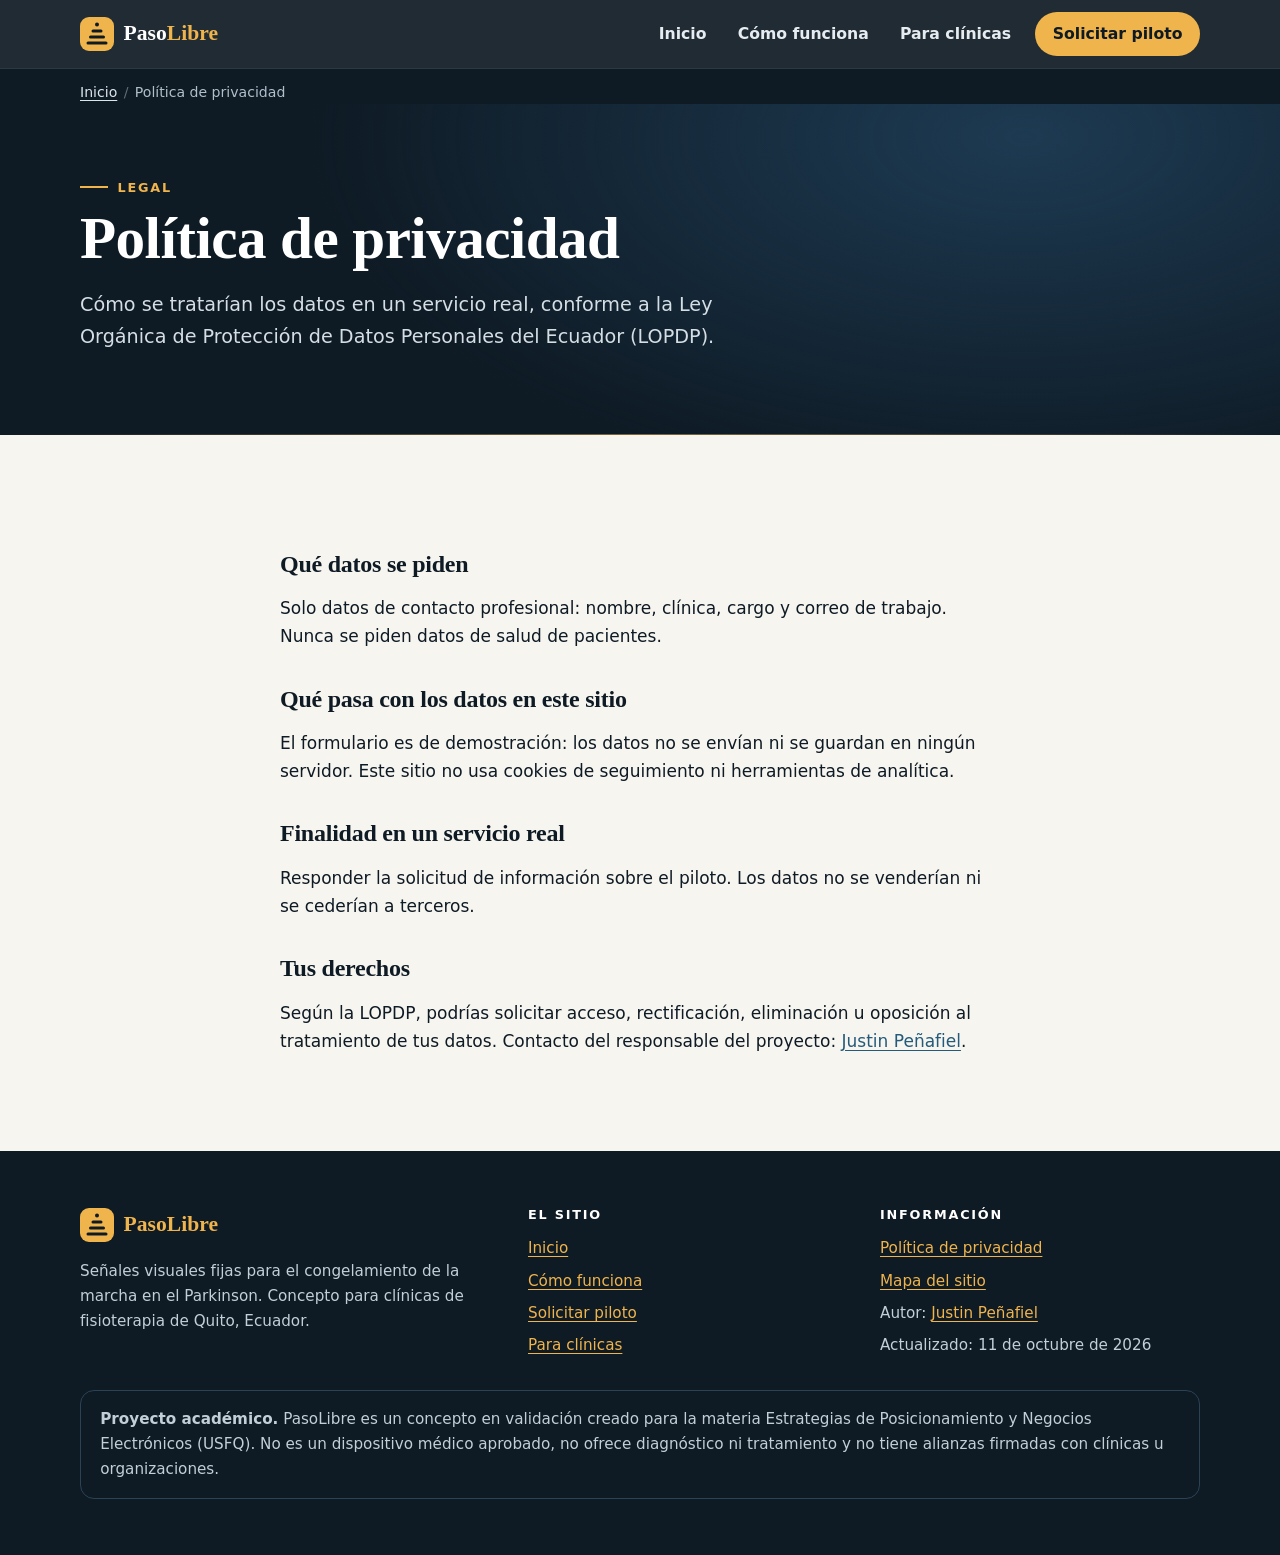
<file: privacidad.html>
<!doctype html>
<html lang="es-EC">
<head>
<meta charset="utf-8">
<meta name="viewport" content="width=device-width, initial-scale=1">
<title>Política de privacidad | PasoLibre</title>
<meta name="description" content="Política de privacidad de PasoLibre, proyecto académico: qué datos se piden, por qué no se piden datos de salud y tus derechos según la LOPDP del Ecuador.">
<meta name="robots" content="index, follow">
<meta name="author" content="Justin Peñafiel">
<meta name="theme-color" content="#0E1A24">
<link rel="canonical" href="https://justinmate0.github.io/pasolibre/privacidad.html">
<meta property="og:url" content="https://justinmate0.github.io/pasolibre/privacidad.html">
<link rel="icon" href="favicon.svg" type="image/svg+xml">
<meta property="og:type" content="website">
<meta property="og:locale" content="es_EC">
<meta property="og:site_name" content="PasoLibre">
<meta property="og:title" content="Política de privacidad | PasoLibre">
<meta property="og:description" content="Política de privacidad de PasoLibre, proyecto académico: qué datos se piden, por qué no se piden datos de salud y tus derechos según la LOPDP del Ecuador.">
<meta name="twitter:card" content="summary">
<link rel="stylesheet" href="styles.css">
<script src="app.js" defer></script>
<script type="application/ld+json">{"@context": "https://schema.org", "@type": "BreadcrumbList", "itemListElement": [{"@type": "ListItem", "position": 1, "name": "Inicio", "item": "https://justinmate0.github.io/pasolibre/"}, {"@type": "ListItem", "position": 2, "name": "Política de privacidad", "item": "https://justinmate0.github.io/pasolibre/privacidad.html"}]}</script>
</head>
<body>
<a class="skip" href="#contenido">Saltar al contenido</a>
<header class="site-h"><div class="wrap">
<a class="brand" href="index.html" aria-label="PasoLibre, ir al inicio"><svg width="34" height="34" viewBox="0 0 34 34" aria-hidden="true"><rect width="34" height="34" rx="9" fill="#F0B44C"/><path d="M8 26h18M10.5 20h13M13 14h8" stroke="#0E1A24" stroke-width="3" stroke-linecap="round"/><circle cx="17" cy="7.5" r="2" fill="#0E1A24"/></svg><span>Paso<b>Libre</b></span></a>
<button class="menu-btn" type="button" aria-expanded="false" aria-controls="menu">Menú</button>
<nav class="nav" id="menu" aria-label="Principal"><ul><li><a href="index.html">Inicio</a></li><li><a href="como-funciona.html">Cómo funciona</a></li><li><a href="para-clinicas.html">Para clínicas</a></li><li class="cta"><a href="solicitar-piloto.html">Solicitar piloto</a></li></ul></nav>
</div></header>
<nav class="crumbs" aria-label="Ruta de navegación"><div class="wrap"><ol><li><a href="index.html">Inicio</a></li><li aria-current="page">Política de privacidad</li></ol></div></nav>
<main id="contenido">

<section class="hero small"><div class="wrap"><p class="eyebrow">Legal</p><h1>Política de privacidad</h1>
<p class="sub">Cómo se tratarían los datos en un servicio real, conforme a la Ley Orgánica de Protección de Datos Personales del Ecuador (LOPDP).</p></div></section>
<section><div class="wrap prose">
<h2>Qué datos se piden</h2>
<p>Solo datos de contacto profesional: nombre, clínica, cargo y correo de trabajo. Nunca se piden datos de salud de pacientes.</p>
<h2>Qué pasa con los datos en este sitio</h2>
<p>El formulario es de demostración: los datos no se envían ni se guardan en ningún servidor. Este sitio no usa cookies de seguimiento ni herramientas de analítica.</p>
<h2>Finalidad en un servicio real</h2>
<p>Responder la solicitud de información sobre el piloto. Los datos no se venderían ni se cederían a terceros.</p>
<h2>Tus derechos</h2>
<p>Según la LOPDP, podrías solicitar acceso, rectificación, eliminación u oposición al tratamiento de tus datos. Contacto del responsable del proyecto: <a href="https://github.com/Justinmate0">Justin Peñafiel</a>.</p>
</div></section>

</main>
<footer class="site-f"><div class="wrap">
<div class="f-grid">
<div><a class="brand" href="index.html"><svg width="34" height="34" viewBox="0 0 34 34" aria-hidden="true"><rect width="34" height="34" rx="9" fill="#F0B44C"/><path d="M8 26h18M10.5 20h13M13 14h8" stroke="#0E1A24" stroke-width="3" stroke-linecap="round"/><circle cx="17" cy="7.5" r="2" fill="#0E1A24"/></svg><span>Paso<b>Libre</b></span></a>
<p style="margin-top:1rem">Señales visuales fijas para el congelamiento de la marcha en el Parkinson. Concepto para clínicas de fisioterapia de Quito, Ecuador.</p></div>
<div><h3>El sitio</h3><ul><li><a href="index.html">Inicio</a></li><li><a href="como-funciona.html">Cómo funciona</a></li><li><a href="solicitar-piloto.html">Solicitar piloto</a></li><li><a href="para-clinicas.html">Para clínicas</a></li></ul></div>
<div><h3>Información</h3><ul><li><a href="privacidad.html">Política de privacidad</a></li><li><a href="sitemap.xml">Mapa del sitio</a></li><li>Autor: <a href="https://github.com/Justinmate0" rel="author">Justin Peñafiel</a></li><li>Actualizado: <time datetime="2026-10-11">11 de octubre de 2026</time></li></ul></div>
</div>
<p class="disclaimer"><strong>Proyecto académico.</strong> PasoLibre es un concepto en validación creado para la materia Estrategias de Posicionamiento y Negocios Electrónicos (USFQ). No es un dispositivo médico aprobado, no ofrece diagnóstico ni tratamiento y no tiene alianzas firmadas con clínicas u organizaciones.</p>
</div></footer>
</body>
</html>
</file>
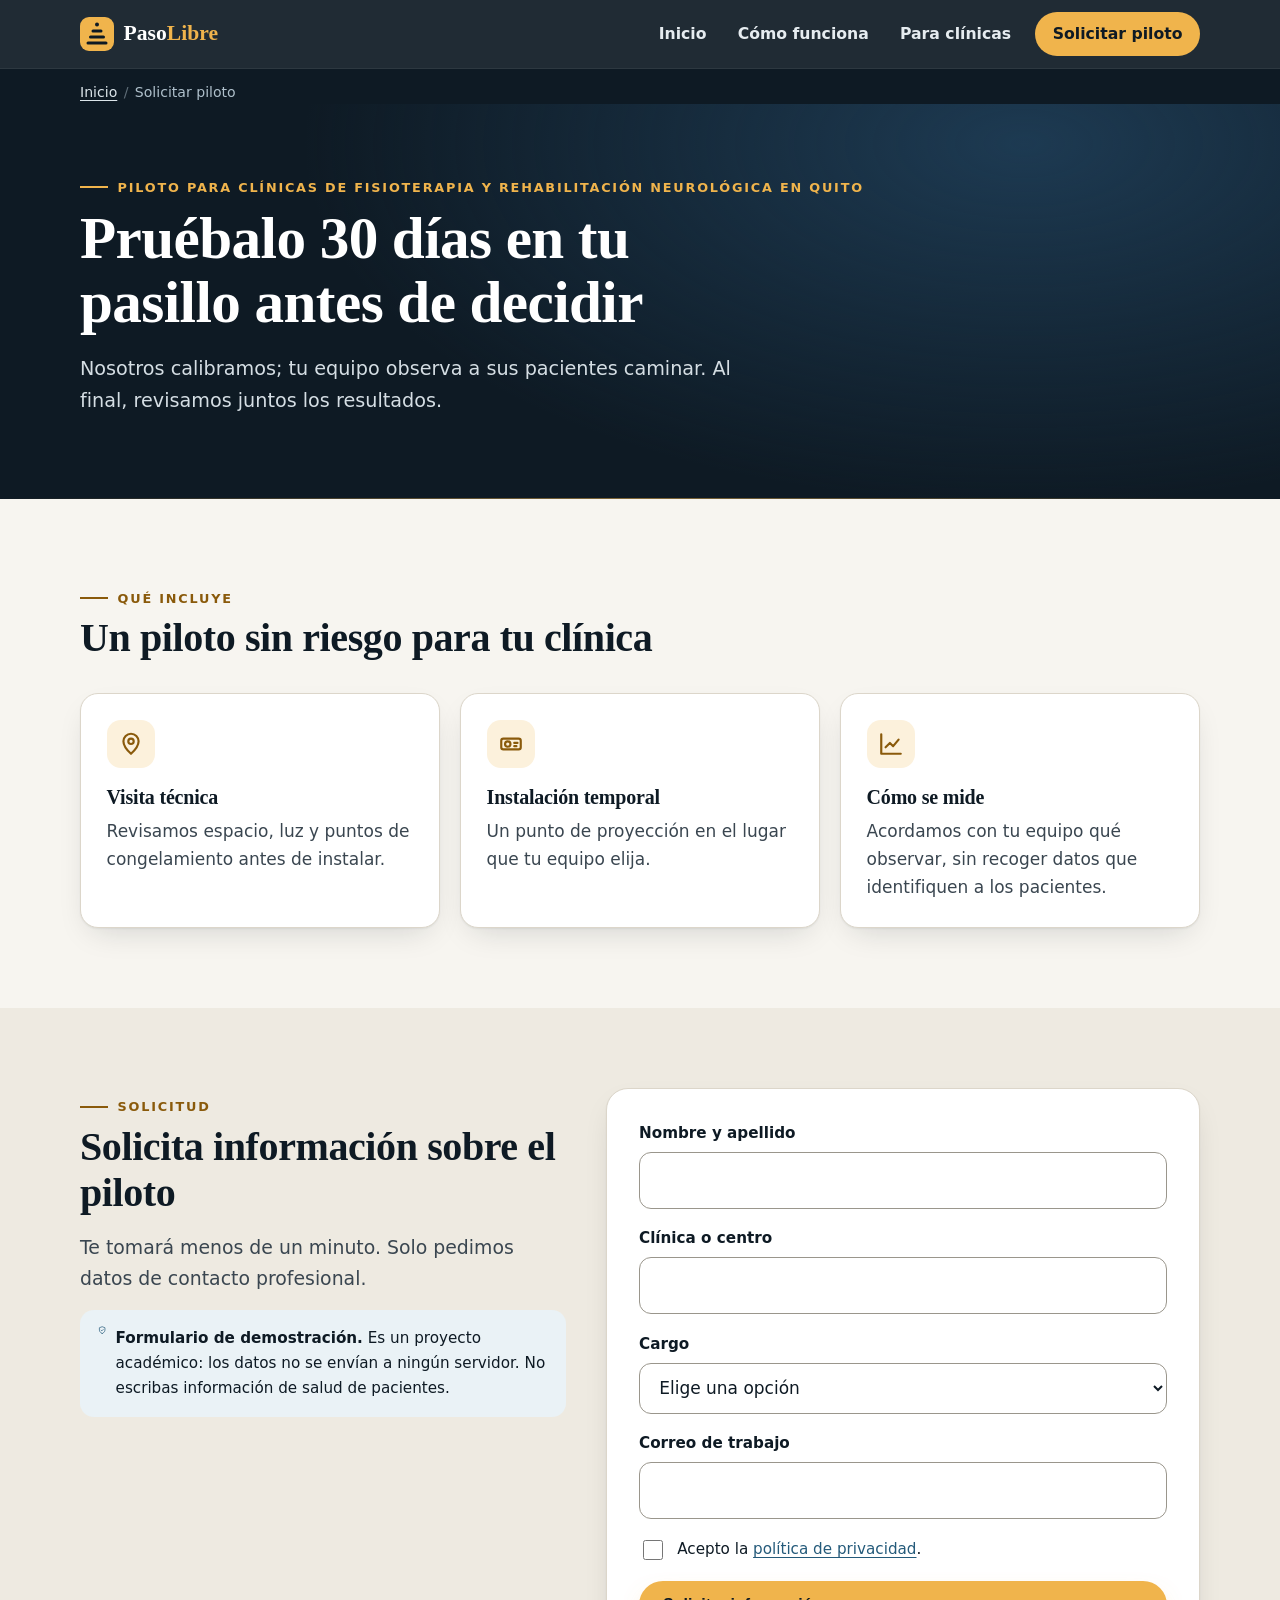
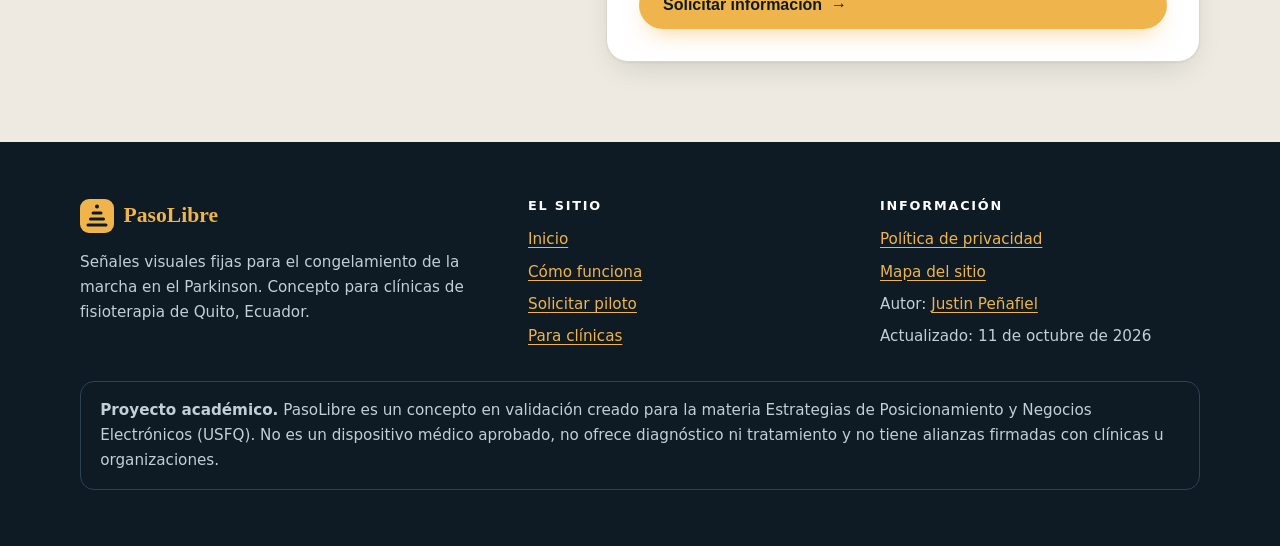
<file: solicitar-piloto.html>
<!doctype html>
<html lang="es-EC">
<head>
<meta charset="utf-8">
<meta name="viewport" content="width=device-width, initial-scale=1">
<title>Solicitar piloto de 30 días | PasoLibre</title>
<meta name="description" content="Piloto de 30 días para clínicas de fisioterapia y rehabilitación neurológica en Quito: visita técnica, instalación temporal y medición sin datos de pacientes.">
<meta name="robots" content="index, follow">
<meta name="author" content="Justin Peñafiel">
<meta name="theme-color" content="#0E1A24">
<link rel="canonical" href="https://justinmate0.github.io/pasolibre/solicitar-piloto.html">
<meta property="og:url" content="https://justinmate0.github.io/pasolibre/solicitar-piloto.html">
<link rel="icon" href="favicon.svg" type="image/svg+xml">
<meta property="og:type" content="website">
<meta property="og:locale" content="es_EC">
<meta property="og:site_name" content="PasoLibre">
<meta property="og:title" content="Solicitar piloto de 30 días | PasoLibre">
<meta property="og:description" content="Piloto de 30 días para clínicas de fisioterapia y rehabilitación neurológica en Quito: visita técnica, instalación temporal y medición sin datos de pacientes.">
<meta name="twitter:card" content="summary">
<link rel="stylesheet" href="styles.css">
<script src="app.js" defer></script>
<script type="application/ld+json">{"@context": "https://schema.org", "@type": "ContactPage", "name": "Solicitar piloto de PasoLibre", "url": "https://justinmate0.github.io/pasolibre/solicitar-piloto.html"}</script>
<script type="application/ld+json">{"@context": "https://schema.org", "@type": "BreadcrumbList", "itemListElement": [{"@type": "ListItem", "position": 1, "name": "Inicio", "item": "https://justinmate0.github.io/pasolibre/"}, {"@type": "ListItem", "position": 2, "name": "Solicitar piloto", "item": "https://justinmate0.github.io/pasolibre/solicitar-piloto.html"}]}</script>
</head>
<body>
<a class="skip" href="#contenido">Saltar al contenido</a>
<header class="site-h"><div class="wrap">
<a class="brand" href="index.html" aria-label="PasoLibre, ir al inicio"><svg width="34" height="34" viewBox="0 0 34 34" aria-hidden="true"><rect width="34" height="34" rx="9" fill="#F0B44C"/><path d="M8 26h18M10.5 20h13M13 14h8" stroke="#0E1A24" stroke-width="3" stroke-linecap="round"/><circle cx="17" cy="7.5" r="2" fill="#0E1A24"/></svg><span>Paso<b>Libre</b></span></a>
<button class="menu-btn" type="button" aria-expanded="false" aria-controls="menu">Menú</button>
<nav class="nav" id="menu" aria-label="Principal"><ul><li><a href="index.html">Inicio</a></li><li><a href="como-funciona.html">Cómo funciona</a></li><li><a href="para-clinicas.html">Para clínicas</a></li><li class="cta"><a href="solicitar-piloto.html" aria-current="page">Solicitar piloto</a></li></ul></nav>
</div></header>
<nav class="crumbs" aria-label="Ruta de navegación"><div class="wrap"><ol><li><a href="index.html">Inicio</a></li><li aria-current="page">Solicitar piloto</li></ol></div></nav>
<main id="contenido">

<section class="hero small"><div class="wrap">
<p class="eyebrow">Piloto para clínicas de fisioterapia y rehabilitación neurológica en Quito</p>
<h1>Pruébalo 30 días en tu pasillo antes de decidir</h1>
<p class="sub">Nosotros calibramos; tu equipo observa a sus pacientes caminar. Al final, revisamos juntos los resultados.</p>
</div></section>

<section><div class="wrap">
<p class="eyebrow rv">Qué incluye</p>
<h2 class="rv">Un piloto sin riesgo para tu clínica</h2>
<div class="grid">
<div class="card rv"><div class="ico" aria-hidden="true"><svg width="26" height="26" viewBox="0 0 24 24" fill="none" stroke="currentColor" stroke-width="2" stroke-linecap="round" stroke-linejoin="round"><path d="M12 21s-7-6.2-7-11.5A7 7 0 0 1 19 9.5C19 14.8 12 21 12 21z"/><circle cx="12" cy="9.5" r="2.5"/></svg></div><h3>Visita técnica</h3><p>Revisamos espacio, luz y puntos de congelamiento antes de instalar.</p></div>
<div class="card rv d1"><div class="ico" aria-hidden="true"><svg width="26" height="26" viewBox="0 0 24 24" fill="none" stroke="currentColor" stroke-width="2" stroke-linecap="round" stroke-linejoin="round"><rect x="3" y="7" width="18" height="10" rx="2"/><circle cx="9" cy="12" r="2.5"/><path d="M15 11h3M15 14h2"/></svg></div><h3>Instalación temporal</h3><p>Un punto de proyección en el lugar que tu equipo elija.</p></div>
<div class="card rv d2"><div class="ico" aria-hidden="true"><svg width="26" height="26" viewBox="0 0 24 24" fill="none" stroke="currentColor" stroke-width="2" stroke-linecap="round" stroke-linejoin="round"><path d="M3 3v18h18"/><path d="M7 15l4-4 3 3 5-6"/></svg></div><h3>Cómo se mide</h3><p>Acordamos con tu equipo qué observar, sin recoger datos que identifiquen a los pacientes.</p></div>
</div>
</div></section>

<section class="tint"><div class="wrap form-shell">
<div class="rv">
<p class="eyebrow">Solicitud</p>
<h2>Solicita información sobre el piloto</h2>
<p class="lead">Te tomará menos de un minuto. Solo pedimos datos de contacto profesional.</p>
<div class="privacy-pill"><svg width="22" height="22" viewBox="0 0 24 24" fill="none" stroke="#245A7A" stroke-width="2" stroke-linecap="round" stroke-linejoin="round" aria-hidden="true"><path d="M12 22s8-4 8-10V5l-8-3-8 3v7c0 6 8 10 8 10z"/><path d="M9 12l2 2 4-4"/></svg><p style="margin:0"><strong>Formulario de demostración.</strong> Es un proyecto académico: los datos no se envían a ningún servidor. No escribas información de salud de pacientes.</p></div>
</div>
<div class="rv d1">
<form id="form-piloto" novalidate>
<div><label for="nombre">Nombre y apellido</label><input id="nombre" name="nombre" autocomplete="name" required></div>
<div><label for="clinica">Clínica o centro</label><input id="clinica" name="clinica" autocomplete="organization" required></div>
<div><label for="cargo">Cargo</label><select id="cargo" name="cargo" required><option value="">Elige una opción</option><option>Coordinación de fisioterapia</option><option>Fisioterapeuta</option><option>Dirección o administración</option><option>Otro</option></select></div>
<div><label for="correo">Correo de trabajo</label><input id="correo" name="correo" type="email" autocomplete="email" required></div>
<div class="check"><input id="acepto" name="acepto" type="checkbox" required><label for="acepto">Acepto la <a href="privacidad.html">política de privacidad</a>.</label></div>
<p id="error" class="err" role="alert" hidden>Completa todos los campos con un correo válido y acepta la política de privacidad.</p>
<button class="btn" type="submit">Solicitar información <span class="arr" aria-hidden="true">→</span></button>
</form>
<div id="gracias" class="ok" role="status" tabindex="-1" hidden>
<svg width="64" height="64" viewBox="0 0 64 64" aria-hidden="true"><circle cx="32" cy="32" r="30" fill="#E3F1E6"/><path class="tick" d="M20 33l8 8 16-17" fill="none" stroke="#2E7D4F" stroke-width="5" stroke-linecap="round" stroke-linejoin="round"/></svg>
<h3>¡Gracias! Recibimos tu solicitud de demostración</h3>
<p>Como es un proyecto académico, nadie te contactará. En un piloto real, te escribiríamos en 2 días hábiles para coordinar la visita técnica.</p>
<p><a href="para-clinicas.html">Conoce qué pasa después del piloto</a></p>
</div>
</div>
</div></section>

</main>
<footer class="site-f"><div class="wrap">
<div class="f-grid">
<div><a class="brand" href="index.html"><svg width="34" height="34" viewBox="0 0 34 34" aria-hidden="true"><rect width="34" height="34" rx="9" fill="#F0B44C"/><path d="M8 26h18M10.5 20h13M13 14h8" stroke="#0E1A24" stroke-width="3" stroke-linecap="round"/><circle cx="17" cy="7.5" r="2" fill="#0E1A24"/></svg><span>Paso<b>Libre</b></span></a>
<p style="margin-top:1rem">Señales visuales fijas para el congelamiento de la marcha en el Parkinson. Concepto para clínicas de fisioterapia de Quito, Ecuador.</p></div>
<div><h3>El sitio</h3><ul><li><a href="index.html">Inicio</a></li><li><a href="como-funciona.html">Cómo funciona</a></li><li><a href="solicitar-piloto.html">Solicitar piloto</a></li><li><a href="para-clinicas.html">Para clínicas</a></li></ul></div>
<div><h3>Información</h3><ul><li><a href="privacidad.html">Política de privacidad</a></li><li><a href="sitemap.xml">Mapa del sitio</a></li><li>Autor: <a href="https://github.com/Justinmate0" rel="author">Justin Peñafiel</a></li><li>Actualizado: <time datetime="2026-10-11">11 de octubre de 2026</time></li></ul></div>
</div>
<p class="disclaimer"><strong>Proyecto académico.</strong> PasoLibre es un concepto en validación creado para la materia Estrategias de Posicionamiento y Negocios Electrónicos (USFQ). No es un dispositivo médico aprobado, no ofrece diagnóstico ni tratamiento y no tiene alianzas firmadas con clínicas u organizaciones.</p>
</div></footer>
</body>
</html>
</file>
<file: styles.css>
:root{--ink:#0E1A24;--navy:#14283A;--navy2:#1C3549;--paper:#F7F5F0;--paper2:#EEEAE1;--white:#FFFFFF;--amber:#F0B44C;--amber-d:#8A5A0B;--blue:#245A7A;--text:#3A4650;--muted:#5B6670;--line:#DCD6CA;--ok:#2E7D4F;--r:18px;--shadow:0 1px 2px rgba(14,26,36,.06),0 12px 32px -12px rgba(14,26,36,.18);--serif:"Iowan Old Style","Palatino Linotype",Palatino,"Book Antiqua",Georgia,serif;--sans:system-ui,-apple-system,"Segoe UI",Roboto,"Helvetica Neue",Arial,sans-serif}
*{box-sizing:border-box}
html{scroll-behavior:smooth;-webkit-text-size-adjust:100%}
body{margin:0;font-family:var(--sans);color:var(--ink);background:var(--paper);line-height:1.65;font-size:1.0625rem;text-rendering:optimizeLegibility}
img,svg{max-width:100%;height:auto;display:block}
a{color:var(--blue);text-underline-offset:3px}
:focus-visible{outline:3px solid var(--amber);outline-offset:3px;border-radius:4px}
.skip{position:absolute;left:-999px;top:.5rem;background:var(--amber);color:var(--ink);padding:.6rem 1rem;border-radius:8px;z-index:100;font-weight:700}
.skip:focus{left:1rem}
.wrap{max-width:1160px;margin:0 auto;padding:0 1.25rem}
h1,h2,h3{font-family:var(--serif);font-weight:700;letter-spacing:-.01em;color:inherit}
h1{font-size:clamp(2.2rem,5.2vw,3.7rem);line-height:1.08;margin:.6rem 0 1.1rem}
h2{font-size:clamp(1.7rem,3.4vw,2.5rem);line-height:1.15;margin:.4rem 0 1rem}
h3{font-size:1.25rem;line-height:1.3;margin:0 0 .45rem}
p{margin:0 0 1rem}
.eyebrow{display:inline-flex;align-items:center;gap:.6rem;text-transform:uppercase;letter-spacing:.14em;font-weight:800;font-size:.8rem;color:var(--amber-d);margin:0}
.eyebrow::before{content:"";width:28px;height:2px;background:currentColor}
.dark .eyebrow{color:var(--amber)}
.lead{font-size:1.18rem;color:var(--text);max-width:62ch}
.dark .lead{color:#D5DEE4}
/* header */
.site-h{position:sticky;top:0;z-index:50;background:rgba(14,26,36,.92);backdrop-filter:saturate(140%) blur(10px);-webkit-backdrop-filter:saturate(140%) blur(10px);border-bottom:1px solid rgba(255,255,255,.06);transition:box-shadow .3s}
.site-h.scrolled{box-shadow:0 8px 24px -10px rgba(0,0,0,.5)}
.site-h .wrap{display:flex;align-items:center;justify-content:space-between;gap:1rem;min-height:68px}
.brand{display:flex;align-items:center;gap:.6rem;color:#fff;text-decoration:none;font-family:var(--serif);font-weight:700;font-size:1.35rem}
.brand b{color:var(--amber);font-weight:700}
.menu-btn{display:none;background:none;border:1px solid rgba(255,255,255,.25);color:#fff;border-radius:10px;padding:.5rem .7rem;font:inherit;font-weight:700;cursor:pointer}
.nav ul{list-style:none;margin:0;padding:0;display:flex;align-items:center;gap:.25rem}
.nav a{color:#E6ECF0;text-decoration:none;padding:.55rem .85rem;border-radius:10px;display:block;font-weight:600;font-size:.98rem;transition:background .2s,color .2s}
.nav a:hover{background:rgba(255,255,255,.08);color:#fff}
.nav a[aria-current="page"]{color:var(--amber);box-shadow:inset 0 -2px 0 var(--amber);border-radius:0}
.nav .cta a{background:var(--amber);color:var(--ink);border-radius:999px;padding:.55rem 1.1rem;margin-left:.4rem}
.nav .cta a:hover{background:#F6C871;color:var(--ink)}
.nav .cta a[aria-current="page"]{box-shadow:none;color:var(--ink)}
@media (max-width:860px){
 .menu-btn{display:inline-block}
 .nav{position:absolute;left:0;right:0;top:100%;background:var(--ink);border-bottom:1px solid rgba(255,255,255,.08);display:none}
 .nav.open{display:block}
 .nav ul{flex-direction:column;align-items:stretch;padding:.5rem 1.25rem 1rem}
 .nav a[aria-current="page"]{box-shadow:inset 3px 0 0 var(--amber)}
 .nav .cta a{margin:.5rem 0 0;text-align:center}
}
/* sections */
section{padding:5rem 0}
.dark{background:var(--ink);color:#fff}
.tint{background:var(--paper2)}
.hero{position:relative;overflow:hidden;background:radial-gradient(1200px 600px at 80% 10%,#1D3A52 0%,rgba(29,58,82,0) 60%),var(--ink);color:#fff;padding:4.5rem 0 5rem}
.hero::after{content:"";position:absolute;inset:auto 0 0 0;height:1px;background:linear-gradient(90deg,transparent,rgba(240,180,76,.5),transparent)}
.hero-grid{display:grid;grid-template-columns:1.05fr .95fr;gap:3rem;align-items:center}
.hero p.sub{font-size:1.2rem;color:#D5DEE4;max-width:56ch}
.hero.small{padding:4rem 0 4.2rem}
.hero.small h1{max-width:22ch}
@media (max-width:900px){.hero-grid{grid-template-columns:1fr}.hero-art{max-width:520px;margin:0 auto}}
.btns{display:flex;flex-wrap:wrap;gap:.8rem;margin-top:1.8rem}
.btn{display:inline-flex;align-items:center;gap:.55rem;background:var(--amber);color:var(--ink);font-weight:800;text-decoration:none;padding:.95rem 1.5rem;border-radius:999px;border:0;font-size:1rem;cursor:pointer;transition:transform .2s,box-shadow .2s,background .2s;box-shadow:0 10px 24px -10px rgba(240,180,76,.7)}
.btn:hover{transform:translateY(-2px);background:#F6C871}
.btn .arr{transition:transform .2s}
.btn:hover .arr{transform:translateX(4px)}
.btn.ghost{background:transparent;color:#fff;border:1.5px solid rgba(255,255,255,.45);box-shadow:none}
.btn.ghost:hover{background:rgba(255,255,255,.08)}
.btn.line{background:transparent;color:var(--ink);border:1.5px solid var(--ink);box-shadow:none}
.trust{display:flex;flex-wrap:wrap;gap:.6rem 1.4rem;margin-top:2rem;padding:0;list-style:none;font-size:.92rem;color:#C2CFD8}
.trust li{display:flex;align-items:center;gap:.45rem}
.trust li::before{content:"";width:8px;height:8px;border-radius:50%;background:var(--amber);box-shadow:0 0 0 4px rgba(240,180,76,.18)}
.crumbs{background:var(--ink);color:#AFC0CB;font-size:.88rem;padding:.75rem 0 0}
.crumbs ol{list-style:none;margin:0;padding:0;display:flex;gap:.4rem;flex-wrap:wrap}
.crumbs a{color:#DCE5EA}
.crumbs li+li::before{content:"/";margin-right:.4rem;opacity:.5}
/* hero art animation */
.beam{opacity:.12;animation:beam 5.5s ease-in-out infinite}
.beam:nth-of-type(2){animation-delay:.35s}.beam:nth-of-type(3){animation-delay:.7s}.beam:nth-of-type(4){animation-delay:1.05s}.beam:nth-of-type(5){animation-delay:1.4s}
@keyframes beam{0%,8%{opacity:.12}22%,72%{opacity:1}90%,100%{opacity:.12}}
.cone{animation:cone 5.5s ease-in-out infinite}
@keyframes cone{0%,8%{opacity:.15}25%,70%{opacity:.55}95%,100%{opacity:.15}}
.step{opacity:0;animation:step 5.5s ease-in-out infinite}
.step.s2{animation-delay:.5s}.step.s3{animation-delay:1s}.step.s4{animation-delay:1.5s}
@keyframes step{0%,30%{opacity:0;transform:translateY(6px)}42%,75%{opacity:.9;transform:none}90%,100%{opacity:0}}
.led{animation:led 1.4s ease-in-out infinite alternate}
@keyframes led{from{opacity:.4}to{opacity:1}}
/* cards & grids */
.grid{display:grid;grid-template-columns:repeat(auto-fit,minmax(250px,1fr));gap:1.25rem;margin-top:2rem}
.card{position:relative;background:var(--white);border:1px solid var(--line);border-radius:var(--r);padding:1.6rem;box-shadow:var(--shadow);transition:transform .25s,box-shadow .25s}
.card:hover{transform:translateY(-4px);box-shadow:0 2px 4px rgba(14,26,36,.06),0 22px 40px -16px rgba(14,26,36,.28)}
.card p{color:var(--text);margin:0}
.ico{width:48px;height:48px;border-radius:14px;background:#FCF1DC;color:var(--amber-d);display:flex;align-items:center;justify-content:center;margin-bottom:1rem}
.dark .card{background:var(--navy);border-color:rgba(255,255,255,.08);color:#fff}
.dark .card p{color:#C8D3DB}
.dark .ico{background:rgba(240,180,76,.14);color:var(--amber)}
.answer{position:relative;background:var(--white);border:1px solid var(--line);border-left:6px solid var(--amber);border-radius:var(--r);padding:1.5rem 1.75rem;margin:1.5rem 0;font-size:1.12rem;box-shadow:var(--shadow);max-width:880px}
.answer .tag{display:inline-block;font-size:.75rem;font-weight:800;letter-spacing:.12em;text-transform:uppercase;color:var(--amber-d);margin-bottom:.4rem}
.split{display:grid;grid-template-columns:1fr 1fr;gap:3rem;align-items:center}
@media (max-width:860px){.split{grid-template-columns:1fr}}
.figure{background:var(--white);border:1px solid var(--line);border-radius:var(--r);padding:1rem;box-shadow:var(--shadow);margin:0}
.figure figcaption{font-size:.9rem;color:var(--muted);padding:.75rem .25rem 0}
/* timeline */
.timeline{list-style:none;margin:2rem 0 0;padding:0;display:grid;grid-template-columns:repeat(3,1fr);gap:1.25rem;counter-reset:t;position:relative}
.timeline::before{content:"";position:absolute;top:27px;left:8%;right:8%;height:2px;background:repeating-linear-gradient(90deg,var(--amber) 0 10px,transparent 10px 18px);opacity:.6}
.timeline li{counter-increment:t;position:relative;background:var(--white);border:1px solid var(--line);border-radius:var(--r);padding:4.2rem 1.4rem 1.4rem;box-shadow:var(--shadow)}
.timeline li::before{content:counter(t);position:absolute;top:.8rem;left:1.4rem;width:2.6rem;height:2.6rem;border-radius:50%;background:var(--ink);color:var(--amber);font-family:var(--serif);font-weight:700;font-size:1.2rem;display:flex;align-items:center;justify-content:center;box-shadow:0 0 0 6px var(--paper)}
.tint .timeline li::before{box-shadow:0 0 0 6px var(--paper2)}
.timeline p{color:var(--text);margin:0}
@media (max-width:860px){.timeline{grid-template-columns:1fr}.timeline::before{display:none}}
/* evidence band */
.evidence{display:grid;grid-template-columns:auto 1fr;gap:1.5rem;align-items:start;background:var(--navy);color:#fff;border-radius:24px;padding:2rem;border:1px solid rgba(255,255,255,.08)}
.evidence .big{font-family:var(--serif);font-size:3.5rem;line-height:1;color:var(--amber)}
.evidence p{color:#D5DEE4;margin:0 0 .6rem}
.evidence a{color:var(--amber)}
@media (max-width:640px){.evidence{grid-template-columns:1fr}}
/* steps list (familias) */
ol.steps{counter-reset:s;list-style:none;padding:0;margin:1.5rem 0;display:grid;gap:1rem}
ol.steps li{counter-increment:s;position:relative;padding:1.2rem 1.25rem 1.2rem 4.4rem;background:var(--white);border:1px solid var(--line);border-radius:var(--r)}
ol.steps li::before{content:counter(s);position:absolute;left:1.2rem;top:1.1rem;width:2.3rem;height:2.3rem;border-radius:50%;background:var(--amber);color:var(--ink);font-weight:800;display:flex;align-items:center;justify-content:center}
.note{font-size:.93rem;color:var(--muted)}
.dark .note{color:#AFC0CB}
/* table */
.table-wrap{overflow-x:auto;border-radius:var(--r);border:1px solid var(--line);box-shadow:var(--shadow);background:var(--white);margin-top:1rem}
table{width:100%;border-collapse:collapse;min-width:640px}
caption{text-align:left;padding:1rem 1.25rem;font-weight:700;color:var(--ink)}
th,td{text-align:left;padding:.95rem 1.25rem;border-top:1px solid var(--line);vertical-align:top}
thead th{background:var(--ink);color:#fff;border-top:0;font-size:.95rem}
tbody th{font-weight:700;color:var(--ink)}
td.us{background:#FFF8EA;font-weight:600}
/* faq */
.faq{max-width:880px}
details{background:var(--white);border:1px solid var(--line);border-radius:14px;margin:.75rem 0;transition:box-shadow .2s}
details[open]{box-shadow:var(--shadow)}
summary{list-style:none;cursor:pointer;padding:1.1rem 3.2rem 1.1rem 1.3rem;font-weight:700;font-size:1.06rem;position:relative}
summary::-webkit-details-marker{display:none}
summary::after{content:"";position:absolute;right:1.3rem;top:50%;width:10px;height:10px;border-right:2px solid var(--amber-d);border-bottom:2px solid var(--amber-d);transform:translateY(-70%) rotate(45deg);transition:transform .25s}
details[open] summary::after{transform:translateY(-30%) rotate(-135deg)}
details p{color:var(--text);margin:0;padding:0 1.3rem 1.2rem}
/* author */
.author{display:flex;gap:1.25rem;align-items:center;background:var(--white);border:1px solid var(--line);border-radius:var(--r);padding:1.5rem;box-shadow:var(--shadow);max-width:880px}
.avatar{width:72px;height:72px;border-radius:50%;background:var(--ink);color:var(--amber);display:flex;align-items:center;justify-content:center;font-family:var(--serif);font-weight:700;font-size:1.5rem;flex:none;box-shadow:0 0 0 4px #FCF1DC}
.author p{margin:0;color:var(--text)}
/* form */
.form-shell{display:grid;grid-template-columns:.9fr 1.1fr;gap:2.5rem;align-items:start}
@media (max-width:860px){.form-shell{grid-template-columns:1fr}}
form{background:var(--white);border:1px solid var(--line);border-radius:22px;padding:2rem;display:grid;gap:1.1rem;box-shadow:var(--shadow)}
label{font-weight:700;display:block;margin-bottom:.35rem;font-size:.95rem}
input,select{width:100%;padding:.85rem .95rem;border:1.5px solid #9A968C;border-radius:12px;font:inherit;background:#fff;color:var(--ink);transition:border-color .2s,box-shadow .2s}
input:focus,select:focus{border-color:var(--blue);box-shadow:0 0 0 4px rgba(36,90,122,.15);outline:none}
.check{display:flex;gap:.7rem;align-items:flex-start}
.check input{width:20px;height:20px;margin-top:.2rem;accent-color:var(--blue);flex:none}
.check label{font-weight:400;margin:0}
.err{color:#A12B1F;font-weight:700;margin:0}
.ok{background:var(--white);border:1px solid var(--line);border-top:6px solid var(--ok);border-radius:22px;padding:2rem;box-shadow:var(--shadow);text-align:center}
.ok svg{margin:0 auto 1rem}
.ok .tick{stroke-dasharray:60;stroke-dashoffset:60;animation:tick .7s .2s ease forwards}
@keyframes tick{to{stroke-dashoffset:0}}
.privacy-pill{display:flex;gap:.6rem;align-items:flex-start;background:#EAF2F6;border-radius:14px;padding:1rem 1.1rem;color:var(--ink);font-size:.95rem}
/* cycle */
.cycle{display:grid;grid-template-columns:repeat(3,1fr);gap:1.25rem;margin-top:2rem}
@media (max-width:860px){.cycle{grid-template-columns:1fr}}
/* prose (privacy) */
.prose{max-width:760px}
.prose h2{font-size:1.5rem;margin-top:2.2rem}
/* cta band */
.cta-band{background:linear-gradient(120deg,var(--navy) 0%,var(--ink) 100%);color:#fff;border-radius:28px;padding:3rem;display:flex;flex-wrap:wrap;gap:1.5rem;align-items:center;justify-content:space-between;position:relative;overflow:hidden}
.cta-band::before{content:"";position:absolute;right:-60px;bottom:-60px;width:320px;height:200px;background:repeating-linear-gradient(90deg,rgba(240,180,76,.0) 0 22px,rgba(240,180,76,.22) 22px 30px);transform:skewX(-20deg)}
.cta-band h2{margin:0;max-width:24ch;position:relative}
.cta-band .btn{position:relative}
/* footer */
.site-f{background:var(--ink);color:#C2CFD8;padding:3.5rem 0 2.5rem;font-size:.95rem}
.site-f a{color:var(--amber)}
.f-grid{display:grid;grid-template-columns:1.3fr 1fr 1fr;gap:2rem}
@media (max-width:760px){.f-grid{grid-template-columns:1fr}}
.site-f h3{font-family:var(--sans);font-size:.8rem;letter-spacing:.14em;text-transform:uppercase;color:#fff;margin-bottom:.8rem}
.site-f ul{list-style:none;margin:0;padding:0;display:grid;gap:.45rem}
.disclaimer{margin-top:2rem;border:1px solid #2C4356;border-radius:14px;padding:1rem 1.2rem;color:#C2CFD8}
/* reveal on scroll */
.js .rv{opacity:0;transform:translateY(22px);transition:opacity .7s ease,transform .7s ease}
.js .rv.in{opacity:1;transform:none}
.js .rv.d1{transition-delay:.08s}.js .rv.d2{transition-delay:.16s}.js .rv.d3{transition-delay:.24s}
@media (prefers-reduced-motion:reduce){*,*::before,*::after{animation:none!important;transition:none!important;scroll-behavior:auto!important}.js .rv{opacity:1;transform:none}.beam{opacity:1}.step{opacity:.9}}
/* responsive fixes */
.hero-grid>*,.split>*,.form-shell>*,.grid>*{min-width:0}
.hero-art{width:100%;height:auto}
h1,h2,h3,p,li,summary{overflow-wrap:break-word}
@media (max-width:520px){
 section{padding:3.5rem 0}
 .hero{padding:3rem 0 3.5rem}
 .btns{flex-direction:column;align-items:stretch}
 .btn{justify-content:center}
 .cta-band{padding:2rem 1.5rem}
 form,.ok{padding:1.4rem}
 .evidence{padding:1.5rem}
 .author{flex-direction:column;align-items:flex-start}
 .site-h .wrap{min-height:60px}
}
.hero .eyebrow,.cta-band .eyebrow{color:var(--amber)}
</file>
